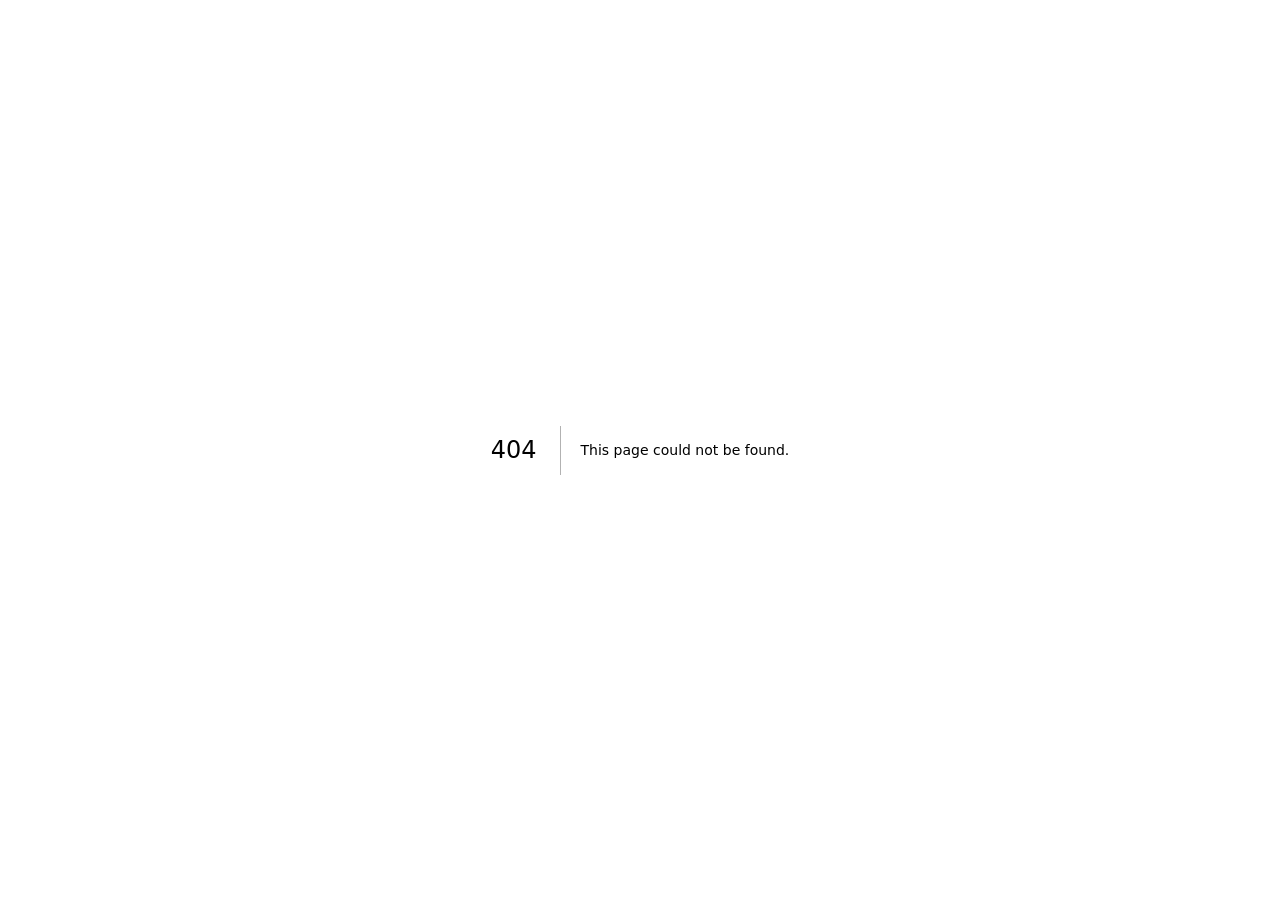
<file: 404/index.html>
<!DOCTYPE html><!--TsoTuTtYFh3nFZsixWA5E--><html lang="pt-BR" class="__variable_f367f3 __variable_0a80b4"><head><meta charSet="utf-8"/><meta name="viewport" content="width=device-width, initial-scale=1, maximum-scale=1"/><link rel="stylesheet" href="/_next/static/css/2c23975d0e4af594.css" data-precedence="next"/><link rel="preload" as="script" fetchPriority="low" href="/_next/static/chunks/webpack-c38ad8410cd3a7d2.js"/><script src="/_next/static/chunks/4bd1b696-21f374d1156f834a.js" async=""></script><script src="/_next/static/chunks/255-52d3039f66c2fc57.js" async=""></script><script src="/_next/static/chunks/main-app-01cf4a5a248a770d.js" async=""></script><meta name="robots" content="noindex"/><title>404: This page could not be found.</title><meta name="theme-color" content="#f43f5e"/><title>Estilo | Seu Guia Diário</title><meta name="description" content="Portal diário de dicas de maquiagem, beleza, moda e autocuidado com IA."/><link rel="manifest" href="/manifest.json"/><meta name="mobile-web-app-capable" content="yes"/><meta name="apple-mobile-web-app-title" content="Estilo"/><meta name="apple-mobile-web-app-status-bar-style" content="default"/><script src="/_next/static/chunks/polyfills-42372ed130431b0a.js" noModule=""></script></head><body class="bg-stone-50 font-sans text-stone-900 antialiased"><div hidden=""><!--$--><!--/$--></div><div style="font-family:system-ui,&quot;Segoe UI&quot;,Roboto,Helvetica,Arial,sans-serif,&quot;Apple Color Emoji&quot;,&quot;Segoe UI Emoji&quot;;height:100vh;text-align:center;display:flex;flex-direction:column;align-items:center;justify-content:center"><div><style>body{color:#000;background:#fff;margin:0}.next-error-h1{border-right:1px solid rgba(0,0,0,.3)}@media (prefers-color-scheme:dark){body{color:#fff;background:#000}.next-error-h1{border-right:1px solid rgba(255,255,255,.3)}}</style><h1 class="next-error-h1" style="display:inline-block;margin:0 20px 0 0;padding:0 23px 0 0;font-size:24px;font-weight:500;vertical-align:top;line-height:49px">404</h1><div style="display:inline-block"><h2 style="font-size:14px;font-weight:400;line-height:49px;margin:0">This page could not be found.</h2></div></div></div><!--$--><!--/$--><script src="/_next/static/chunks/webpack-c38ad8410cd3a7d2.js" id="_R_" async=""></script><script>(self.__next_f=self.__next_f||[]).push([0])</script><script>self.__next_f.push([1,"1:\"$Sreact.fragment\"\n2:I[9766,[],\"\"]\n3:I[8924,[],\"\"]\n4:I[4431,[],\"OutletBoundary\"]\n6:I[5278,[],\"AsyncMetadataOutlet\"]\n8:I[4431,[],\"ViewportBoundary\"]\na:I[4431,[],\"MetadataBoundary\"]\nb:\"$Sreact.suspense\"\nd:I[7150,[],\"\"]\n:HL[\"/_next/static/css/2c23975d0e4af594.css\",\"style\"]\n"])</script><script>self.__next_f.push([1,"0:{\"P\":null,\"b\":\"TsoTuTtYFh3nFZsixWA5E\",\"p\":\"\",\"c\":[\"\",\"_not-found\",\"\"],\"i\":false,\"f\":[[[\"\",{\"children\":[\"/_not-found\",{\"children\":[\"__PAGE__\",{}]}]},\"$undefined\",\"$undefined\",true],[\"\",[\"$\",\"$1\",\"c\",{\"children\":[[[\"$\",\"link\",\"0\",{\"rel\":\"stylesheet\",\"href\":\"/_next/static/css/2c23975d0e4af594.css\",\"precedence\":\"next\",\"crossOrigin\":\"$undefined\",\"nonce\":\"$undefined\"}]],[\"$\",\"html\",null,{\"lang\":\"pt-BR\",\"className\":\"__variable_f367f3 __variable_0a80b4\",\"children\":[\"$\",\"body\",null,{\"className\":\"bg-stone-50 font-sans text-stone-900 antialiased\",\"suppressHydrationWarning\":true,\"children\":[\"$\",\"$L2\",null,{\"parallelRouterKey\":\"children\",\"error\":\"$undefined\",\"errorStyles\":\"$undefined\",\"errorScripts\":\"$undefined\",\"template\":[\"$\",\"$L3\",null,{}],\"templateStyles\":\"$undefined\",\"templateScripts\":\"$undefined\",\"notFound\":\"$undefined\",\"forbidden\":\"$undefined\",\"unauthorized\":\"$undefined\"}]}]}]]}],{\"children\":[\"/_not-found\",[\"$\",\"$1\",\"c\",{\"children\":[null,[\"$\",\"$L2\",null,{\"parallelRouterKey\":\"children\",\"error\":\"$undefined\",\"errorStyles\":\"$undefined\",\"errorScripts\":\"$undefined\",\"template\":[\"$\",\"$L3\",null,{}],\"templateStyles\":\"$undefined\",\"templateScripts\":\"$undefined\",\"notFound\":\"$undefined\",\"forbidden\":\"$undefined\",\"unauthorized\":\"$undefined\"}]]}],{\"children\":[\"__PAGE__\",[\"$\",\"$1\",\"c\",{\"children\":[[[\"$\",\"title\",null,{\"children\":\"404: This page could not be found.\"}],[\"$\",\"div\",null,{\"style\":{\"fontFamily\":\"system-ui,\\\"Segoe UI\\\",Roboto,Helvetica,Arial,sans-serif,\\\"Apple Color Emoji\\\",\\\"Segoe UI Emoji\\\"\",\"height\":\"100vh\",\"textAlign\":\"center\",\"display\":\"flex\",\"flexDirection\":\"column\",\"alignItems\":\"center\",\"justifyContent\":\"center\"},\"children\":[\"$\",\"div\",null,{\"children\":[[\"$\",\"style\",null,{\"dangerouslySetInnerHTML\":{\"__html\":\"body{color:#000;background:#fff;margin:0}.next-error-h1{border-right:1px solid rgba(0,0,0,.3)}@media (prefers-color-scheme:dark){body{color:#fff;background:#000}.next-error-h1{border-right:1px solid rgba(255,255,255,.3)}}\"}}],[\"$\",\"h1\",null,{\"className\":\"next-error-h1\",\"style\":{\"display\":\"inline-block\",\"margin\":\"0 20px 0 0\",\"padding\":\"0 23px 0 0\",\"fontSize\":24,\"fontWeight\":500,\"verticalAlign\":\"top\",\"lineHeight\":\"49px\"},\"children\":404}],[\"$\",\"div\",null,{\"style\":{\"display\":\"inline-block\"},\"children\":[\"$\",\"h2\",null,{\"style\":{\"fontSize\":14,\"fontWeight\":400,\"lineHeight\":\"49px\",\"margin\":0},\"children\":\"This page could not be found.\"}]}]]}]}]],null,[\"$\",\"$L4\",null,{\"children\":[\"$L5\",[\"$\",\"$L6\",null,{\"promise\":\"$@7\"}]]}]]}],{},null,false]},null,false]},null,false],[\"$\",\"$1\",\"h\",{\"children\":[[\"$\",\"meta\",null,{\"name\":\"robots\",\"content\":\"noindex\"}],[[\"$\",\"$L8\",null,{\"children\":\"$L9\"}],null],[\"$\",\"$La\",null,{\"children\":[\"$\",\"div\",null,{\"hidden\":true,\"children\":[\"$\",\"$b\",null,{\"fallback\":null,\"children\":\"$Lc\"}]}]}]]}],false]],\"m\":\"$undefined\",\"G\":[\"$d\",[]],\"s\":false,\"S\":true}\n"])</script><script>self.__next_f.push([1,"9:[[\"$\",\"meta\",\"0\",{\"charSet\":\"utf-8\"}],[\"$\",\"meta\",\"1\",{\"name\":\"viewport\",\"content\":\"width=device-width, initial-scale=1, maximum-scale=1\"}],[\"$\",\"meta\",\"2\",{\"name\":\"theme-color\",\"content\":\"#f43f5e\"}]]\n5:null\n"])</script><script>self.__next_f.push([1,"7:{\"metadata\":[[\"$\",\"title\",\"0\",{\"children\":\"Estilo | Seu Guia Diário\"}],[\"$\",\"meta\",\"1\",{\"name\":\"description\",\"content\":\"Portal diário de dicas de maquiagem, beleza, moda e autocuidado com IA.\"}],[\"$\",\"link\",\"2\",{\"rel\":\"manifest\",\"href\":\"/manifest.json\",\"crossOrigin\":\"$undefined\"}],[\"$\",\"meta\",\"3\",{\"name\":\"mobile-web-app-capable\",\"content\":\"yes\"}],[\"$\",\"meta\",\"4\",{\"name\":\"apple-mobile-web-app-title\",\"content\":\"Estilo\"}],[\"$\",\"meta\",\"5\",{\"name\":\"apple-mobile-web-app-status-bar-style\",\"content\":\"default\"}]],\"error\":null,\"digest\":\"$undefined\"}\n"])</script><script>self.__next_f.push([1,"c:\"$7:metadata\"\n"])</script></body></html>
</file>
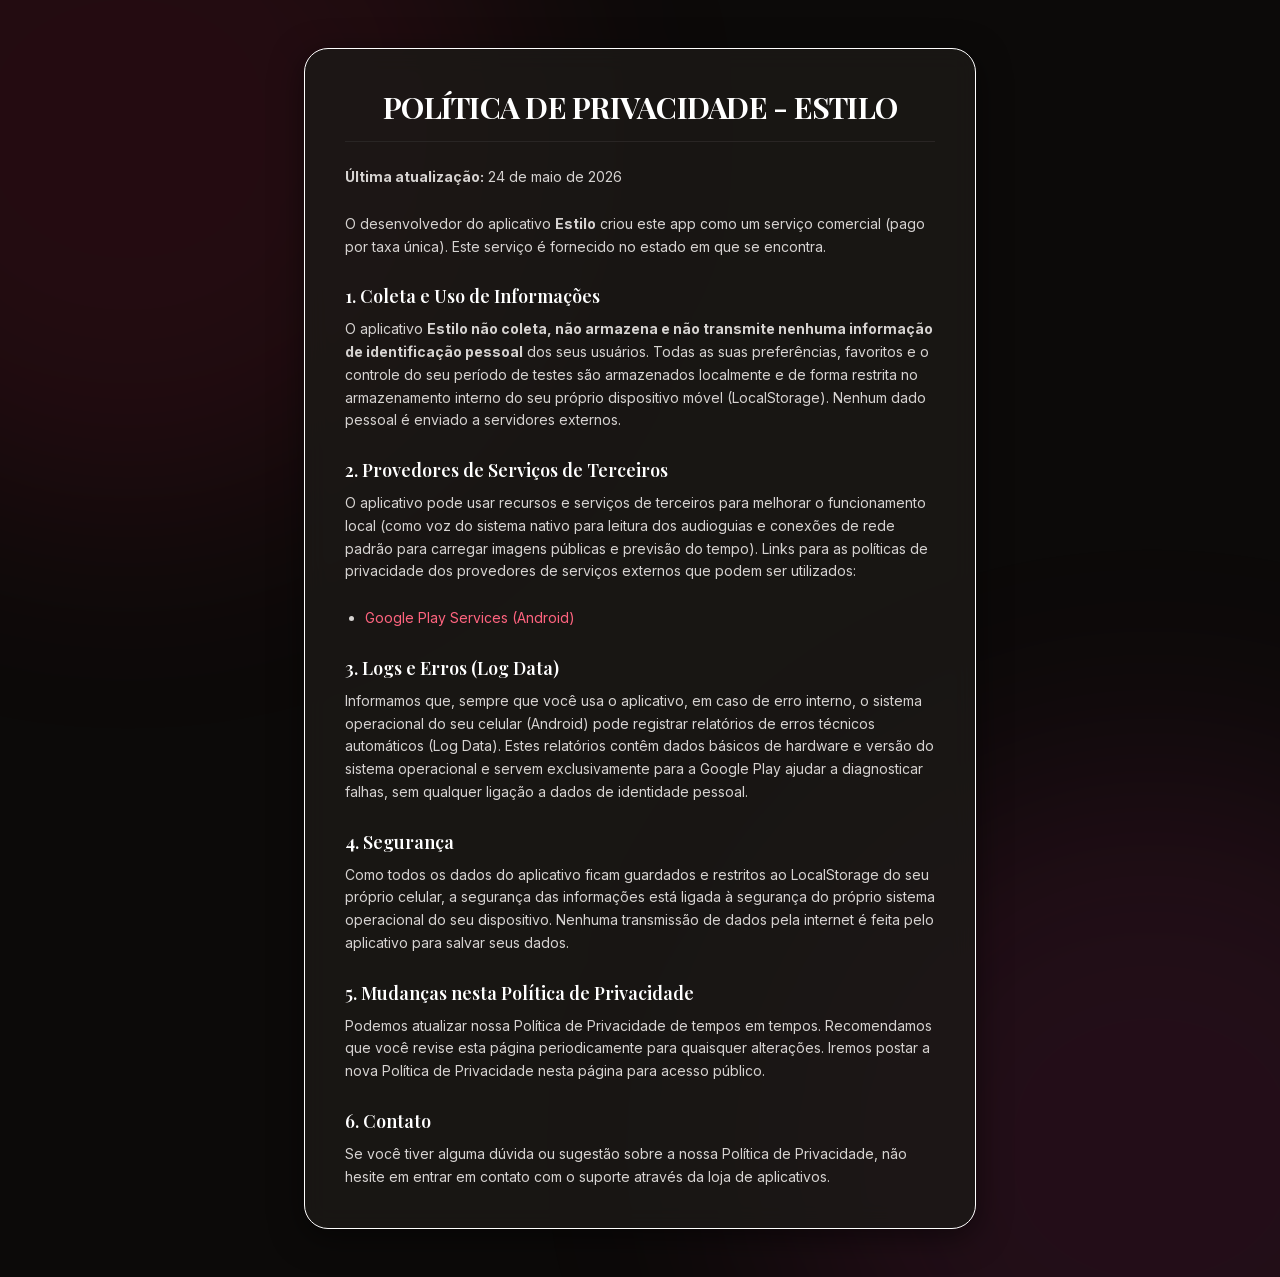
<file: politica-de-privacidade/index.html>
<!DOCTYPE html><!--TsoTuTtYFh3nFZsixWA5E--><html lang="pt-BR" class="__variable_f367f3 __variable_0a80b4"><head><meta charSet="utf-8"/><meta name="viewport" content="width=device-width, initial-scale=1, maximum-scale=1"/><link rel="stylesheet" href="/_next/static/css/2c23975d0e4af594.css" data-precedence="next"/><link rel="preload" as="script" fetchPriority="low" href="/_next/static/chunks/webpack-c38ad8410cd3a7d2.js"/><script src="/_next/static/chunks/4bd1b696-21f374d1156f834a.js" async=""></script><script src="/_next/static/chunks/255-52d3039f66c2fc57.js" async=""></script><script src="/_next/static/chunks/main-app-01cf4a5a248a770d.js" async=""></script><script src="/_next/static/chunks/app/politica-de-privacidade/page-f168f70f262c3b47.js" async=""></script><meta name="theme-color" content="#f43f5e"/><title>Estilo | Seu Guia Diário</title><meta name="description" content="Portal diário de dicas de maquiagem, beleza, moda e autocuidado com IA."/><link rel="manifest" href="/manifest.json"/><meta name="mobile-web-app-capable" content="yes"/><meta name="apple-mobile-web-app-title" content="Estilo"/><meta name="apple-mobile-web-app-status-bar-style" content="default"/><script src="/_next/static/chunks/polyfills-42372ed130431b0a.js" noModule=""></script></head><body class="bg-stone-50 font-sans text-stone-900 antialiased"><div hidden=""><!--$--><!--/$--></div><div class="min-h-screen bg-stone-950 text-white flex flex-col justify-center items-center px-6 py-12 relative overflow-hidden"><div class="absolute top-[-20%] left-[-20%] w-[60%] aspect-square rounded-full bg-rose-500/10 blur-[120px] pointer-events-none"></div><div class="absolute bottom-[-20%] right-[-20%] w-[60%] aspect-square rounded-full bg-pink-500/10 blur-[120px] pointer-events-none"></div><div class="relative z-10 w-full max-w-2xl bg-stone-900/80 backdrop-blur-md border border-stone-850 rounded-3xl p-8 md:p-10 shadow-[0_8px_32px_rgba(0,0,0,0.5)]"><h1 class="font-serif text-3xl font-bold tracking-tight mb-6 text-white uppercase text-center border-b border-stone-800 pb-4">Política de Privacidade - Estilo</h1><div class="space-y-6 text-stone-300 text-sm leading-relaxed"><p><strong>Última atualização:</strong> 24 de maio de 2026</p><p>O desenvolvedor do aplicativo <strong>Estilo</strong> criou este app como um serviço comercial (pago por taxa única). Este serviço é fornecido no estado em que se encontra.</p><h2 class="text-white font-serif text-lg font-semibold mt-6 mb-2">1. Coleta e Uso de Informações</h2><p>O aplicativo <strong>Estilo não coleta, não armazena e não transmite nenhuma informação de identificação pessoal</strong> dos seus usuários. Todas as suas preferências, favoritos e o controle do seu período de testes são armazenados localmente e de forma restrita no armazenamento interno do seu próprio dispositivo móvel (LocalStorage). Nenhum dado pessoal é enviado a servidores externos.</p><h2 class="text-white font-serif text-lg font-semibold mt-6 mb-2">2. Provedores de Serviços de Terceiros</h2><p>O aplicativo pode usar recursos e serviços de terceiros para melhorar o funcionamento local (como voz do sistema nativo para leitura dos audioguias e conexões de rede padrão para carregar imagens públicas e previsão do tempo). Links para as políticas de privacidade dos provedores de serviços externos que podem ser utilizados:</p><ul class="list-disc pl-5 space-y-1"><li><a href="https://policies.google.com/privacy" target="_blank" rel="noopener noreferrer" class="text-rose-400 hover:underline">Google Play Services (Android)</a></li></ul><h2 class="text-white font-serif text-lg font-semibold mt-6 mb-2">3. Logs e Erros (Log Data)</h2><p>Informamos que, sempre que você usa o aplicativo, em caso de erro interno, o sistema operacional do seu celular (Android) pode registrar relatórios de erros técnicos automáticos (Log Data). Estes relatórios contêm dados básicos de hardware e versão do sistema operacional e servem exclusivamente para a Google Play ajudar a diagnosticar falhas, sem qualquer ligação a dados de identidade pessoal.</p><h2 class="text-white font-serif text-lg font-semibold mt-6 mb-2">4. Segurança</h2><p>Como todos os dados do aplicativo ficam guardados e restritos ao LocalStorage do seu próprio celular, a segurança das informações está ligada à segurança do próprio sistema operacional do seu dispositivo. Nenhuma transmissão de dados pela internet é feita pelo aplicativo para salvar seus dados.</p><h2 class="text-white font-serif text-lg font-semibold mt-6 mb-2">5. Mudanças nesta Política de Privacidade</h2><p>Podemos atualizar nossa Política de Privacidade de tempos em tempos. Recomendamos que você revise esta página periodicamente para quaisquer alterações. Iremos postar a nova Política de Privacidade nesta página para acesso público.</p><h2 class="text-white font-serif text-lg font-semibold mt-6 mb-2">6. Contato</h2><p>Se você tiver alguma dúvida ou sugestão sobre a nossa Política de Privacidade, não hesite em entrar em contato com o suporte através da loja de aplicativos.</p></div></div></div><!--$--><!--/$--><script src="/_next/static/chunks/webpack-c38ad8410cd3a7d2.js" id="_R_" async=""></script><script>(self.__next_f=self.__next_f||[]).push([0])</script><script>self.__next_f.push([1,"1:\"$Sreact.fragment\"\n2:I[9766,[],\"\"]\n3:I[8924,[],\"\"]\n4:I[1959,[],\"ClientPageRoot\"]\n5:I[8399,[\"55\",\"static/chunks/app/politica-de-privacidade/page-f168f70f262c3b47.js\"],\"default\"]\n8:I[4431,[],\"OutletBoundary\"]\na:I[5278,[],\"AsyncMetadataOutlet\"]\nc:I[4431,[],\"ViewportBoundary\"]\ne:I[4431,[],\"MetadataBoundary\"]\nf:\"$Sreact.suspense\"\n11:I[7150,[],\"\"]\n:HL[\"/_next/static/css/2c23975d0e4af594.css\",\"style\"]\n"])</script><script>self.__next_f.push([1,"0:{\"P\":null,\"b\":\"TsoTuTtYFh3nFZsixWA5E\",\"p\":\"\",\"c\":[\"\",\"politica-de-privacidade\",\"\"],\"i\":false,\"f\":[[[\"\",{\"children\":[\"politica-de-privacidade\",{\"children\":[\"__PAGE__\",{}]}]},\"$undefined\",\"$undefined\",true],[\"\",[\"$\",\"$1\",\"c\",{\"children\":[[[\"$\",\"link\",\"0\",{\"rel\":\"stylesheet\",\"href\":\"/_next/static/css/2c23975d0e4af594.css\",\"precedence\":\"next\",\"crossOrigin\":\"$undefined\",\"nonce\":\"$undefined\"}]],[\"$\",\"html\",null,{\"lang\":\"pt-BR\",\"className\":\"__variable_f367f3 __variable_0a80b4\",\"children\":[\"$\",\"body\",null,{\"className\":\"bg-stone-50 font-sans text-stone-900 antialiased\",\"suppressHydrationWarning\":true,\"children\":[\"$\",\"$L2\",null,{\"parallelRouterKey\":\"children\",\"error\":\"$undefined\",\"errorStyles\":\"$undefined\",\"errorScripts\":\"$undefined\",\"template\":[\"$\",\"$L3\",null,{}],\"templateStyles\":\"$undefined\",\"templateScripts\":\"$undefined\",\"notFound\":[[[\"$\",\"title\",null,{\"children\":\"404: This page could not be found.\"}],[\"$\",\"div\",null,{\"style\":{\"fontFamily\":\"system-ui,\\\"Segoe UI\\\",Roboto,Helvetica,Arial,sans-serif,\\\"Apple Color Emoji\\\",\\\"Segoe UI Emoji\\\"\",\"height\":\"100vh\",\"textAlign\":\"center\",\"display\":\"flex\",\"flexDirection\":\"column\",\"alignItems\":\"center\",\"justifyContent\":\"center\"},\"children\":[\"$\",\"div\",null,{\"children\":[[\"$\",\"style\",null,{\"dangerouslySetInnerHTML\":{\"__html\":\"body{color:#000;background:#fff;margin:0}.next-error-h1{border-right:1px solid rgba(0,0,0,.3)}@media (prefers-color-scheme:dark){body{color:#fff;background:#000}.next-error-h1{border-right:1px solid rgba(255,255,255,.3)}}\"}}],[\"$\",\"h1\",null,{\"className\":\"next-error-h1\",\"style\":{\"display\":\"inline-block\",\"margin\":\"0 20px 0 0\",\"padding\":\"0 23px 0 0\",\"fontSize\":24,\"fontWeight\":500,\"verticalAlign\":\"top\",\"lineHeight\":\"49px\"},\"children\":404}],[\"$\",\"div\",null,{\"style\":{\"display\":\"inline-block\"},\"children\":[\"$\",\"h2\",null,{\"style\":{\"fontSize\":14,\"fontWeight\":400,\"lineHeight\":\"49px\",\"margin\":0},\"children\":\"This page could not be found.\"}]}]]}]}]],[]],\"forbidden\":\"$undefined\",\"unauthorized\":\"$undefined\"}]}]}]]}],{\"children\":[\"politica-de-privacidade\",[\"$\",\"$1\",\"c\",{\"children\":[null,[\"$\",\"$L2\",null,{\"parallelRouterKey\":\"children\",\"error\":\"$undefined\",\"errorStyles\":\"$undefined\",\"errorScripts\":\"$undefined\",\"template\":[\"$\",\"$L3\",null,{}],\"templateStyles\":\"$undefined\",\"templateScripts\":\"$undefined\",\"notFound\":\"$undefined\",\"forbidden\":\"$undefined\",\"unauthorized\":\"$undefined\"}]]}],{\"children\":[\"__PAGE__\",[\"$\",\"$1\",\"c\",{\"children\":[[\"$\",\"$L4\",null,{\"Component\":\"$5\",\"searchParams\":{},\"params\":{},\"promises\":[\"$@6\",\"$@7\"]}],null,[\"$\",\"$L8\",null,{\"children\":[\"$L9\",[\"$\",\"$La\",null,{\"promise\":\"$@b\"}]]}]]}],{},null,false]},null,false]},null,false],[\"$\",\"$1\",\"h\",{\"children\":[null,[[\"$\",\"$Lc\",null,{\"children\":\"$Ld\"}],null],[\"$\",\"$Le\",null,{\"children\":[\"$\",\"div\",null,{\"hidden\":true,\"children\":[\"$\",\"$f\",null,{\"fallback\":null,\"children\":\"$L10\"}]}]}]]}],false]],\"m\":\"$undefined\",\"G\":[\"$11\",[]],\"s\":false,\"S\":true}\n"])</script><script>self.__next_f.push([1,"6:{}\n7:\"$0:f:0:1:2:children:2:children:1:props:children:0:props:params\"\n"])</script><script>self.__next_f.push([1,"d:[[\"$\",\"meta\",\"0\",{\"charSet\":\"utf-8\"}],[\"$\",\"meta\",\"1\",{\"name\":\"viewport\",\"content\":\"width=device-width, initial-scale=1, maximum-scale=1\"}],[\"$\",\"meta\",\"2\",{\"name\":\"theme-color\",\"content\":\"#f43f5e\"}]]\n9:null\n"])</script><script>self.__next_f.push([1,"b:{\"metadata\":[[\"$\",\"title\",\"0\",{\"children\":\"Estilo | Seu Guia Diário\"}],[\"$\",\"meta\",\"1\",{\"name\":\"description\",\"content\":\"Portal diário de dicas de maquiagem, beleza, moda e autocuidado com IA.\"}],[\"$\",\"link\",\"2\",{\"rel\":\"manifest\",\"href\":\"/manifest.json\",\"crossOrigin\":\"$undefined\"}],[\"$\",\"meta\",\"3\",{\"name\":\"mobile-web-app-capable\",\"content\":\"yes\"}],[\"$\",\"meta\",\"4\",{\"name\":\"apple-mobile-web-app-title\",\"content\":\"Estilo\"}],[\"$\",\"meta\",\"5\",{\"name\":\"apple-mobile-web-app-status-bar-style\",\"content\":\"default\"}]],\"error\":null,\"digest\":\"$undefined\"}\n"])</script><script>self.__next_f.push([1,"10:\"$b:metadata\"\n"])</script></body></html>
</file>
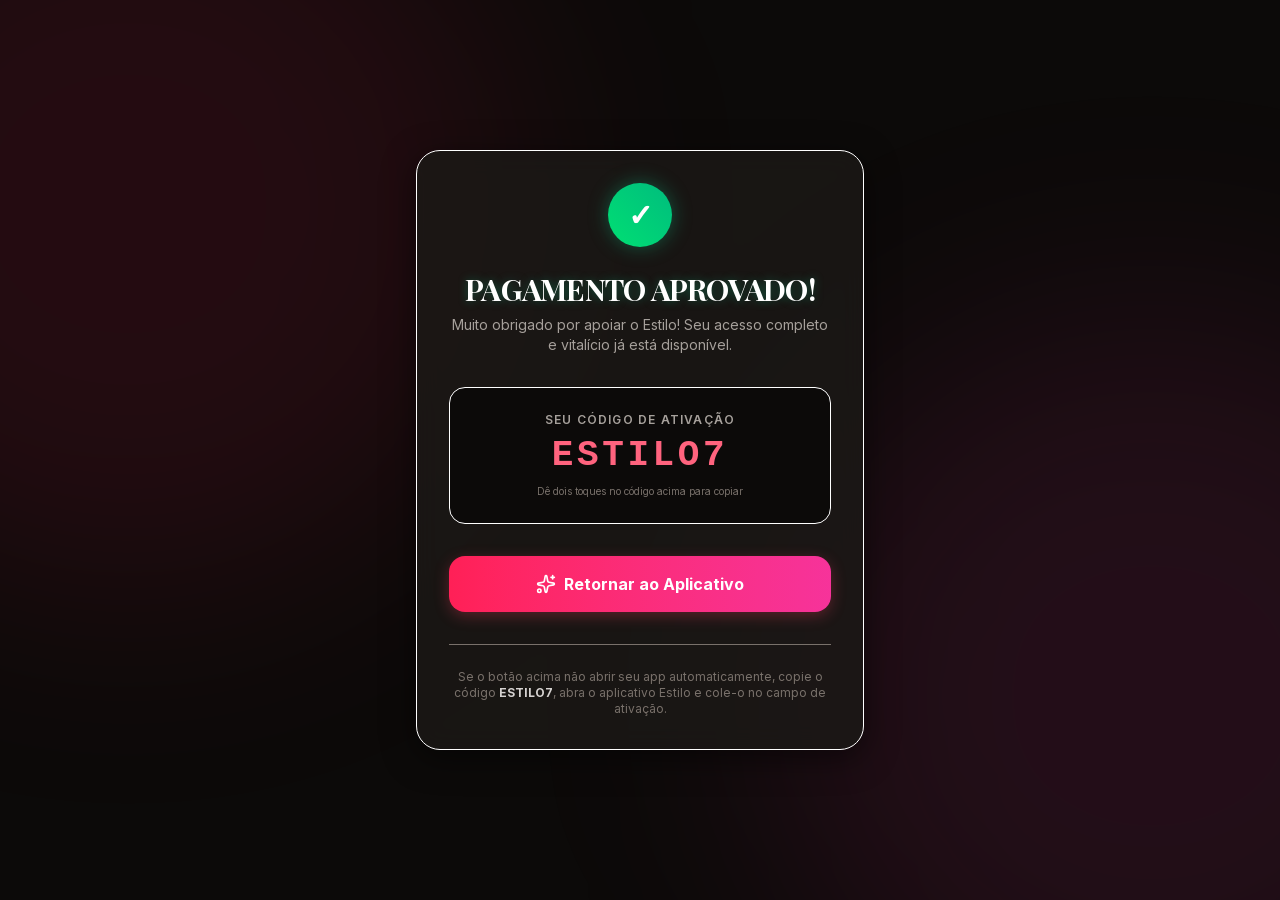
<file: success/index.html>
<!DOCTYPE html><!--TsoTuTtYFh3nFZsixWA5E--><html lang="pt-BR" class="__variable_f367f3 __variable_0a80b4"><head><meta charSet="utf-8"/><meta name="viewport" content="width=device-width, initial-scale=1, maximum-scale=1"/><link rel="stylesheet" href="/_next/static/css/2c23975d0e4af594.css" data-precedence="next"/><link rel="preload" as="script" fetchPriority="low" href="/_next/static/chunks/webpack-c38ad8410cd3a7d2.js"/><script src="/_next/static/chunks/4bd1b696-21f374d1156f834a.js" async=""></script><script src="/_next/static/chunks/255-52d3039f66c2fc57.js" async=""></script><script src="/_next/static/chunks/main-app-01cf4a5a248a770d.js" async=""></script><script src="/_next/static/chunks/app/success/page-ef75e13ab0fd975e.js" async=""></script><meta name="theme-color" content="#f43f5e"/><title>Estilo | Seu Guia Diário</title><meta name="description" content="Portal diário de dicas de maquiagem, beleza, moda e autocuidado com IA."/><link rel="manifest" href="/manifest.json"/><meta name="mobile-web-app-capable" content="yes"/><meta name="apple-mobile-web-app-title" content="Estilo"/><meta name="apple-mobile-web-app-status-bar-style" content="default"/><script src="/_next/static/chunks/polyfills-42372ed130431b0a.js" noModule=""></script></head><body class="bg-stone-50 font-sans text-stone-900 antialiased"><div hidden=""><!--$--><!--/$--></div><div class="min-h-screen bg-stone-950 text-white flex flex-col justify-center items-center px-6 py-12 relative overflow-hidden"><div class="absolute top-[-20%] left-[-20%] w-[60%] aspect-square rounded-full bg-rose-500/10 blur-[120px] pointer-events-none"></div><div class="absolute bottom-[-20%] right-[-20%] w-[60%] aspect-square rounded-full bg-pink-500/10 blur-[120px] pointer-events-none"></div><div class="relative z-10 w-full max-w-md bg-stone-900/80 backdrop-blur-md border border-stone-850 rounded-3xl p-8 shadow-[0_8px_32px_rgba(0,0,0,0.5)] flex flex-col items-center text-center"><div class="w-16 h-16 bg-gradient-to-tr from-green-400 to-emerald-500 rounded-full flex items-center justify-center mb-6 shadow-[0_0_20px_rgba(16,185,129,0.4)]"><span class="text-white text-3xl font-bold">✓</span></div><h2 class="font-serif text-3xl font-bold tracking-tight mb-2 uppercase" style="text-shadow:0 0 10px rgba(16, 185, 129, 0.4)">Pagamento Aprovado!</h2><p class="text-stone-400 text-sm mb-8">Muito obrigado por apoiar o Estilo! Seu acesso completo e vitalício já está disponível.</p><div class="w-full bg-stone-950 border border-stone-850 rounded-2xl p-6 mb-8 flex flex-col items-center"><p class="text-stone-400 text-xs uppercase tracking-widest mb-2 font-semibold">Seu Código de Ativação</p><p class="text-rose-400 text-4xl font-mono font-bold tracking-widest select-all">ESTILO7</p><p class="text-stone-500 text-[10px] mt-2">Dê dois toques no código acima para copiar</p></div><a href="make-ia://success" class="w-full bg-gradient-to-r from-rose-500 to-pink-500 text-white font-bold py-4 rounded-2xl shadow-[0_4px_15px_rgba(244,63,94,0.3)] hover:scale-[1.02] active:scale-95 transition-all text-center mb-4 flex items-center justify-center gap-2"><svg xmlns="http://www.w3.org/2000/svg" width="24" height="24" viewBox="0 0 24 24" fill="none" stroke="currentColor" stroke-width="2" stroke-linecap="round" stroke-linejoin="round" class="lucide lucide-sparkles w-5 h-5 animate-pulse" aria-hidden="true"><path d="M11.017 2.814a1 1 0 0 1 1.966 0l1.051 5.558a2 2 0 0 0 1.594 1.594l5.558 1.051a1 1 0 0 1 0 1.966l-5.558 1.051a2 2 0 0 0-1.594 1.594l-1.051 5.558a1 1 0 0 1-1.966 0l-1.051-5.558a2 2 0 0 0-1.594-1.594l-5.558-1.051a1 1 0 0 1 0-1.966l5.558-1.051a2 2 0 0 0 1.594-1.594z"></path><path d="M20 2v4"></path><path d="M22 4h-4"></path><circle cx="4" cy="20" r="2"></circle></svg>Retornar ao Aplicativo</a><div class="w-full text-stone-500 text-xs space-y-2 mt-4 border-t border-stone-850 pt-6"><p>Se o botão acima não abrir seu app automaticamente, copie o código <strong class="text-stone-300">ESTILO7</strong>, abra o aplicativo Estilo e cole-o no campo de ativação.</p></div></div></div><!--$--><!--/$--><script src="/_next/static/chunks/webpack-c38ad8410cd3a7d2.js" id="_R_" async=""></script><script>(self.__next_f=self.__next_f||[]).push([0])</script><script>self.__next_f.push([1,"1:\"$Sreact.fragment\"\n2:I[9766,[],\"\"]\n3:I[8924,[],\"\"]\n4:I[1959,[],\"ClientPageRoot\"]\n5:I[2066,[\"582\",\"static/chunks/app/success/page-ef75e13ab0fd975e.js\"],\"default\"]\n8:I[4431,[],\"OutletBoundary\"]\na:I[5278,[],\"AsyncMetadataOutlet\"]\nc:I[4431,[],\"ViewportBoundary\"]\ne:I[4431,[],\"MetadataBoundary\"]\nf:\"$Sreact.suspense\"\n11:I[7150,[],\"\"]\n:HL[\"/_next/static/css/2c23975d0e4af594.css\",\"style\"]\n"])</script><script>self.__next_f.push([1,"0:{\"P\":null,\"b\":\"TsoTuTtYFh3nFZsixWA5E\",\"p\":\"\",\"c\":[\"\",\"success\",\"\"],\"i\":false,\"f\":[[[\"\",{\"children\":[\"success\",{\"children\":[\"__PAGE__\",{}]}]},\"$undefined\",\"$undefined\",true],[\"\",[\"$\",\"$1\",\"c\",{\"children\":[[[\"$\",\"link\",\"0\",{\"rel\":\"stylesheet\",\"href\":\"/_next/static/css/2c23975d0e4af594.css\",\"precedence\":\"next\",\"crossOrigin\":\"$undefined\",\"nonce\":\"$undefined\"}]],[\"$\",\"html\",null,{\"lang\":\"pt-BR\",\"className\":\"__variable_f367f3 __variable_0a80b4\",\"children\":[\"$\",\"body\",null,{\"className\":\"bg-stone-50 font-sans text-stone-900 antialiased\",\"suppressHydrationWarning\":true,\"children\":[\"$\",\"$L2\",null,{\"parallelRouterKey\":\"children\",\"error\":\"$undefined\",\"errorStyles\":\"$undefined\",\"errorScripts\":\"$undefined\",\"template\":[\"$\",\"$L3\",null,{}],\"templateStyles\":\"$undefined\",\"templateScripts\":\"$undefined\",\"notFound\":[[[\"$\",\"title\",null,{\"children\":\"404: This page could not be found.\"}],[\"$\",\"div\",null,{\"style\":{\"fontFamily\":\"system-ui,\\\"Segoe UI\\\",Roboto,Helvetica,Arial,sans-serif,\\\"Apple Color Emoji\\\",\\\"Segoe UI Emoji\\\"\",\"height\":\"100vh\",\"textAlign\":\"center\",\"display\":\"flex\",\"flexDirection\":\"column\",\"alignItems\":\"center\",\"justifyContent\":\"center\"},\"children\":[\"$\",\"div\",null,{\"children\":[[\"$\",\"style\",null,{\"dangerouslySetInnerHTML\":{\"__html\":\"body{color:#000;background:#fff;margin:0}.next-error-h1{border-right:1px solid rgba(0,0,0,.3)}@media (prefers-color-scheme:dark){body{color:#fff;background:#000}.next-error-h1{border-right:1px solid rgba(255,255,255,.3)}}\"}}],[\"$\",\"h1\",null,{\"className\":\"next-error-h1\",\"style\":{\"display\":\"inline-block\",\"margin\":\"0 20px 0 0\",\"padding\":\"0 23px 0 0\",\"fontSize\":24,\"fontWeight\":500,\"verticalAlign\":\"top\",\"lineHeight\":\"49px\"},\"children\":404}],[\"$\",\"div\",null,{\"style\":{\"display\":\"inline-block\"},\"children\":[\"$\",\"h2\",null,{\"style\":{\"fontSize\":14,\"fontWeight\":400,\"lineHeight\":\"49px\",\"margin\":0},\"children\":\"This page could not be found.\"}]}]]}]}]],[]],\"forbidden\":\"$undefined\",\"unauthorized\":\"$undefined\"}]}]}]]}],{\"children\":[\"success\",[\"$\",\"$1\",\"c\",{\"children\":[null,[\"$\",\"$L2\",null,{\"parallelRouterKey\":\"children\",\"error\":\"$undefined\",\"errorStyles\":\"$undefined\",\"errorScripts\":\"$undefined\",\"template\":[\"$\",\"$L3\",null,{}],\"templateStyles\":\"$undefined\",\"templateScripts\":\"$undefined\",\"notFound\":\"$undefined\",\"forbidden\":\"$undefined\",\"unauthorized\":\"$undefined\"}]]}],{\"children\":[\"__PAGE__\",[\"$\",\"$1\",\"c\",{\"children\":[[\"$\",\"$L4\",null,{\"Component\":\"$5\",\"searchParams\":{},\"params\":{},\"promises\":[\"$@6\",\"$@7\"]}],null,[\"$\",\"$L8\",null,{\"children\":[\"$L9\",[\"$\",\"$La\",null,{\"promise\":\"$@b\"}]]}]]}],{},null,false]},null,false]},null,false],[\"$\",\"$1\",\"h\",{\"children\":[null,[[\"$\",\"$Lc\",null,{\"children\":\"$Ld\"}],null],[\"$\",\"$Le\",null,{\"children\":[\"$\",\"div\",null,{\"hidden\":true,\"children\":[\"$\",\"$f\",null,{\"fallback\":null,\"children\":\"$L10\"}]}]}]]}],false]],\"m\":\"$undefined\",\"G\":[\"$11\",[]],\"s\":false,\"S\":true}\n"])</script><script>self.__next_f.push([1,"6:{}\n7:\"$0:f:0:1:2:children:2:children:1:props:children:0:props:params\"\n"])</script><script>self.__next_f.push([1,"d:[[\"$\",\"meta\",\"0\",{\"charSet\":\"utf-8\"}],[\"$\",\"meta\",\"1\",{\"name\":\"viewport\",\"content\":\"width=device-width, initial-scale=1, maximum-scale=1\"}],[\"$\",\"meta\",\"2\",{\"name\":\"theme-color\",\"content\":\"#f43f5e\"}]]\n9:null\n"])</script><script>self.__next_f.push([1,"b:{\"metadata\":[[\"$\",\"title\",\"0\",{\"children\":\"Estilo | Seu Guia Diário\"}],[\"$\",\"meta\",\"1\",{\"name\":\"description\",\"content\":\"Portal diário de dicas de maquiagem, beleza, moda e autocuidado com IA.\"}],[\"$\",\"link\",\"2\",{\"rel\":\"manifest\",\"href\":\"/manifest.json\",\"crossOrigin\":\"$undefined\"}],[\"$\",\"meta\",\"3\",{\"name\":\"mobile-web-app-capable\",\"content\":\"yes\"}],[\"$\",\"meta\",\"4\",{\"name\":\"apple-mobile-web-app-title\",\"content\":\"Estilo\"}],[\"$\",\"meta\",\"5\",{\"name\":\"apple-mobile-web-app-status-bar-style\",\"content\":\"default\"}]],\"error\":null,\"digest\":\"$undefined\"}\n"])</script><script>self.__next_f.push([1,"10:\"$b:metadata\"\n"])</script></body></html>
</file>
<file: _next/static/css/2c23975d0e4af594.css>
@font-face{font-family:Inter;font-style:normal;font-weight:100 900;font-display:swap;src:url(/_next/static/media/ba9851c3c22cd980-s.woff2) format("woff2");unicode-range:u+0460-052f,u+1c80-1c8a,u+20b4,u+2de0-2dff,u+a640-a69f,u+fe2e-fe2f}@font-face{font-family:Inter;font-style:normal;font-weight:100 900;font-display:swap;src:url(/_next/static/media/21350d82a1f187e9-s.woff2) format("woff2");unicode-range:u+0301,u+0400-045f,u+0490-0491,u+04b0-04b1,u+2116}@font-face{font-family:Inter;font-style:normal;font-weight:100 900;font-display:swap;src:url(/_next/static/media/c5fe6dc8356a8c31-s.woff2) format("woff2");unicode-range:u+1f??}@font-face{font-family:Inter;font-style:normal;font-weight:100 900;font-display:swap;src:url(/_next/static/media/19cfc7226ec3afaa-s.woff2) format("woff2");unicode-range:u+0370-0377,u+037a-037f,u+0384-038a,u+038c,u+038e-03a1,u+03a3-03ff}@font-face{font-family:Inter;font-style:normal;font-weight:100 900;font-display:swap;src:url(/_next/static/media/df0a9ae256c0569c-s.woff2) format("woff2");unicode-range:u+0102-0103,u+0110-0111,u+0128-0129,u+0168-0169,u+01a0-01a1,u+01af-01b0,u+0300-0301,u+0303-0304,u+0308-0309,u+0323,u+0329,u+1ea0-1ef9,u+20ab}@font-face{font-family:Inter;font-style:normal;font-weight:100 900;font-display:swap;src:url(/_next/static/media/8e9860b6e62d6359-s.woff2) format("woff2");unicode-range:u+0100-02ba,u+02bd-02c5,u+02c7-02cc,u+02ce-02d7,u+02dd-02ff,u+0304,u+0308,u+0329,u+1d00-1dbf,u+1e00-1e9f,u+1ef2-1eff,u+2020,u+20a0-20ab,u+20ad-20c0,u+2113,u+2c60-2c7f,u+a720-a7ff}@font-face{font-family:Inter;font-style:normal;font-weight:100 900;font-display:swap;src:url(/_next/static/media/e4af272ccee01ff0-s.p.woff2) format("woff2");unicode-range:u+00??,u+0131,u+0152-0153,u+02bb-02bc,u+02c6,u+02da,u+02dc,u+0304,u+0308,u+0329,u+2000-206f,u+20ac,u+2122,u+2191,u+2193,u+2212,u+2215,u+feff,u+fffd}@font-face{font-family:Inter Fallback;src:local("Arial");ascent-override:90.44%;descent-override:22.52%;line-gap-override:0.00%;size-adjust:107.12%}.__className_f367f3{font-family:Inter,Inter Fallback;font-style:normal}.__variable_f367f3{--font-sans:"Inter","Inter Fallback"}@font-face{font-family:Playfair Display;font-style:normal;font-weight:400 900;font-display:swap;src:url(/_next/static/media/47f136985ef5b5cb-s.woff2) format("woff2");unicode-range:u+0301,u+0400-045f,u+0490-0491,u+04b0-04b1,u+2116}@font-face{font-family:Playfair Display;font-style:normal;font-weight:400 900;font-display:swap;src:url(/_next/static/media/4ead58c4dcc3f285-s.woff2) format("woff2");unicode-range:u+0102-0103,u+0110-0111,u+0128-0129,u+0168-0169,u+01a0-01a1,u+01af-01b0,u+0300-0301,u+0303-0304,u+0308-0309,u+0323,u+0329,u+1ea0-1ef9,u+20ab}@font-face{font-family:Playfair Display;font-style:normal;font-weight:400 900;font-display:swap;src:url(/_next/static/media/28a2004cf8372660-s.woff2) format("woff2");unicode-range:u+0100-02ba,u+02bd-02c5,u+02c7-02cc,u+02ce-02d7,u+02dd-02ff,u+0304,u+0308,u+0329,u+1d00-1dbf,u+1e00-1e9f,u+1ef2-1eff,u+2020,u+20a0-20ab,u+20ad-20c0,u+2113,u+2c60-2c7f,u+a720-a7ff}@font-face{font-family:Playfair Display;font-style:normal;font-weight:400 900;font-display:swap;src:url(/_next/static/media/eaead17c7dbfcd5d-s.p.woff2) format("woff2");unicode-range:u+00??,u+0131,u+0152-0153,u+02bb-02bc,u+02c6,u+02da,u+02dc,u+0304,u+0308,u+0329,u+2000-206f,u+20ac,u+2122,u+2191,u+2193,u+2212,u+2215,u+feff,u+fffd}@font-face{font-family:Playfair Display Fallback;src:local("Times New Roman");ascent-override:97.25%;descent-override:22.56%;line-gap-override:0.00%;size-adjust:111.26%}.__className_0a80b4{font-family:Playfair Display,Playfair Display Fallback;font-style:normal}.__variable_0a80b4{--font-serif:"Playfair Display","Playfair Display Fallback"}

/*! tailwindcss v4.1.11 | MIT License | https://tailwindcss.com */@layer properties{@supports ((-webkit-hyphens:none) and (not (margin-trim:inline))) or ((-moz-orient:inline) and (not (color:rgb(from red r g b)))){*,::backdrop,:after,:before{--tw-space-y-reverse:0;--tw-border-style:solid;--tw-gradient-position:initial;--tw-gradient-from:#0000;--tw-gradient-via:#0000;--tw-gradient-to:#0000;--tw-gradient-stops:initial;--tw-gradient-via-stops:initial;--tw-gradient-from-position:0%;--tw-gradient-via-position:50%;--tw-gradient-to-position:100%;--tw-leading:initial;--tw-font-weight:initial;--tw-tracking:initial;--tw-shadow:0 0 #0000;--tw-shadow-color:initial;--tw-shadow-alpha:100%;--tw-inset-shadow:0 0 #0000;--tw-inset-shadow-color:initial;--tw-inset-shadow-alpha:100%;--tw-ring-color:initial;--tw-ring-shadow:0 0 #0000;--tw-inset-ring-color:initial;--tw-inset-ring-shadow:0 0 #0000;--tw-ring-inset:initial;--tw-ring-offset-width:0px;--tw-ring-offset-color:#fff;--tw-ring-offset-shadow:0 0 #0000;--tw-blur:initial;--tw-brightness:initial;--tw-contrast:initial;--tw-grayscale:initial;--tw-hue-rotate:initial;--tw-invert:initial;--tw-opacity:initial;--tw-saturate:initial;--tw-sepia:initial;--tw-drop-shadow:initial;--tw-drop-shadow-color:initial;--tw-drop-shadow-alpha:100%;--tw-drop-shadow-size:initial;--tw-backdrop-blur:initial;--tw-backdrop-brightness:initial;--tw-backdrop-contrast:initial;--tw-backdrop-grayscale:initial;--tw-backdrop-hue-rotate:initial;--tw-backdrop-invert:initial;--tw-backdrop-opacity:initial;--tw-backdrop-saturate:initial;--tw-backdrop-sepia:initial;--tw-duration:initial;--tw-translate-x:0;--tw-translate-y:0;--tw-translate-z:0;--tw-scale-x:1;--tw-scale-y:1;--tw-scale-z:1}}}@layer theme{:host,:root{--font-sans:ui-sans-serif,system-ui,sans-serif,"Apple Color Emoji","Segoe UI Emoji","Segoe UI Symbol","Noto Color Emoji";--font-serif:ui-serif,Georgia,Cambria,"Times New Roman",Times,serif;--font-mono:ui-monospace,SFMono-Regular,Menlo,Monaco,Consolas,"Liberation Mono","Courier New",monospace;--color-amber-100:oklch(96.2% .059 95.617);--color-amber-700:oklch(55.5% .163 48.998);--color-yellow-200:oklch(94.5% .129 101.54);--color-yellow-800:oklch(47.6% .114 61.907);--color-green-400:oklch(79.2% .209 151.711);--color-emerald-100:oklch(95% .052 163.051);--color-emerald-500:oklch(69.6% .17 162.48);--color-emerald-700:oklch(50.8% .118 165.612);--color-indigo-100:oklch(93% .034 272.788);--color-indigo-700:oklch(45.7% .24 277.023);--color-pink-500:oklch(65.6% .241 354.308);--color-pink-600:oklch(59.2% .249 .584);--color-rose-50:oklch(96.9% .015 12.422);--color-rose-100:oklch(94.1% .03 12.58);--color-rose-200:oklch(89.2% .058 10.001);--color-rose-300:oklch(81% .117 11.638);--color-rose-400:oklch(71.2% .194 13.428);--color-rose-500:oklch(64.5% .246 16.439);--color-rose-600:oklch(58.6% .253 17.585);--color-rose-700:oklch(51.4% .222 16.935);--color-rose-900:oklch(41% .159 10.272);--color-rose-950:oklch(27.1% .105 12.094);--color-stone-50:oklch(98.5% .001 106.423);--color-stone-100:oklch(97% .001 106.424);--color-stone-200:oklch(92.3% .003 48.717);--color-stone-300:oklch(86.9% .005 56.366);--color-stone-400:oklch(70.9% .01 56.259);--color-stone-500:oklch(55.3% .013 58.071);--color-stone-600:oklch(44.4% .011 73.639);--color-stone-700:oklch(37.4% .01 67.558);--color-stone-800:oklch(26.8% .007 34.298);--color-stone-900:oklch(21.6% .006 56.043);--color-stone-950:oklch(14.7% .004 49.25);--color-black:#000;--color-white:#fff;--spacing:.25rem;--container-sm:24rem;--container-md:28rem;--container-2xl:42rem;--container-4xl:56rem;--text-xs:.75rem;--text-xs--line-height:calc(1/.75);--text-sm:.875rem;--text-sm--line-height:calc(1.25/.875);--text-base:1rem;--text-base--line-height:calc(1.5/1);--text-lg:1.125rem;--text-lg--line-height:calc(1.75/1.125);--text-xl:1.25rem;--text-xl--line-height:calc(1.75/1.25);--text-2xl:1.5rem;--text-2xl--line-height:calc(2/1.5);--text-3xl:1.875rem;--text-3xl--line-height:calc(2.25/1.875);--text-4xl:2.25rem;--text-4xl--line-height:calc(2.5/2.25);--text-5xl:3rem;--text-5xl--line-height:1;--text-6xl:3.75rem;--text-6xl--line-height:1;--text-7xl:4.5rem;--text-7xl--line-height:1;--font-weight-medium:500;--font-weight-semibold:600;--font-weight-bold:700;--tracking-tight:-.025em;--tracking-wide:.025em;--tracking-wider:.05em;--tracking-widest:.1em;--leading-tight:1.25;--leading-relaxed:1.625;--radius-sm:.25rem;--radius-xl:.75rem;--radius-2xl:1rem;--radius-3xl:1.5rem;--animate-spin:spin 1s linear infinite;--animate-pulse:pulse 2s cubic-bezier(.4,0,.6,1)infinite;--blur-sm:8px;--blur-md:12px;--aspect-video:16/9;--default-transition-duration:.15s;--default-transition-timing-function:cubic-bezier(.4,0,.2,1);--default-font-family:var(--font-sans);--default-mono-font-family:var(--font-mono)}}@layer base{*,::backdrop,:after,:before{box-sizing:border-box;border:0 solid;margin:0;padding:0}::file-selector-button{box-sizing:border-box;border:0 solid;margin:0;padding:0}:host,html{-webkit-text-size-adjust:100%;-moz-tab-size:4;-o-tab-size:4;tab-size:4;line-height:1.5;font-family:var(--default-font-family,ui-sans-serif,system-ui,sans-serif,"Apple Color Emoji","Segoe UI Emoji","Segoe UI Symbol","Noto Color Emoji");font-feature-settings:var(--default-font-feature-settings,normal);font-variation-settings:var(--default-font-variation-settings,normal);-webkit-tap-highlight-color:transparent}hr{height:0;color:inherit;border-top-width:1px}abbr:where([title]){-webkit-text-decoration:underline dotted;text-decoration:underline dotted}h1,h2,h3,h4,h5,h6{font-size:inherit;font-weight:inherit}a{color:inherit;-webkit-text-decoration:inherit;text-decoration:inherit}b,strong{font-weight:bolder}code,kbd,pre,samp{font-family:var(--default-mono-font-family,ui-monospace,SFMono-Regular,Menlo,Monaco,Consolas,"Liberation Mono","Courier New",monospace);font-feature-settings:var(--default-mono-font-feature-settings,normal);font-variation-settings:var(--default-mono-font-variation-settings,normal);font-size:1em}small{font-size:80%}sub,sup{vertical-align:baseline;font-size:75%;line-height:0;position:relative}sub{bottom:-.25em}sup{top:-.5em}table{text-indent:0;border-color:inherit;border-collapse:collapse}:-moz-focusring{outline:auto}progress{vertical-align:baseline}summary{display:list-item}menu,ol,ul{list-style:none}audio,canvas,embed,iframe,img,object,svg,video{vertical-align:middle;display:block}img,video{max-width:100%;height:auto}button,input,optgroup,select,textarea{font:inherit;font-feature-settings:inherit;font-variation-settings:inherit;letter-spacing:inherit;color:inherit;opacity:1;background-color:#0000;border-radius:0}::file-selector-button{font:inherit;font-feature-settings:inherit;font-variation-settings:inherit;letter-spacing:inherit;color:inherit;opacity:1;background-color:#0000;border-radius:0}:where(select:is([multiple],[size])) optgroup{font-weight:bolder}:where(select:is([multiple],[size])) optgroup option{padding-inline-start:20px}::file-selector-button{margin-inline-end:4px}::-moz-placeholder{opacity:1}::placeholder{opacity:1}@supports (not (-webkit-appearance:-apple-pay-button)) or (contain-intrinsic-size:1px){::-moz-placeholder{color:currentColor}::placeholder{color:currentColor}@supports (color:color-mix(in lab,red,red)){::-moz-placeholder{color:color-mix(in oklab,currentcolor 50%,transparent)}::placeholder{color:color-mix(in oklab,currentcolor 50%,transparent)}}}textarea{resize:vertical}::-webkit-search-decoration{-webkit-appearance:none}::-webkit-date-and-time-value{min-height:1lh;text-align:inherit}::-webkit-datetime-edit{display:inline-flex}::-webkit-datetime-edit-fields-wrapper{padding:0}::-webkit-datetime-edit,::-webkit-datetime-edit-year-field{padding-block:0}::-webkit-datetime-edit-day-field,::-webkit-datetime-edit-month-field{padding-block:0}::-webkit-datetime-edit-hour-field,::-webkit-datetime-edit-minute-field{padding-block:0}::-webkit-datetime-edit-millisecond-field,::-webkit-datetime-edit-second-field{padding-block:0}::-webkit-datetime-edit-meridiem-field{padding-block:0}:-moz-ui-invalid{box-shadow:none}button,input:where([type=button],[type=reset],[type=submit]){-webkit-appearance:button;-moz-appearance:button;appearance:button}::file-selector-button{-webkit-appearance:button;-moz-appearance:button;appearance:button}::-webkit-inner-spin-button,::-webkit-outer-spin-button{height:auto}[hidden]:where(:not([hidden=until-found])){display:none!important}}@layer components;@layer utilities{.pointer-events-none{pointer-events:none}.absolute{position:absolute}.fixed{position:fixed}.relative{position:relative}.static{position:static}.sticky{position:sticky}.-inset-\[100\%\]{inset:-100%}.inset-0{inset:calc(var(--spacing)*0)}.top-0{top:calc(var(--spacing)*0)}.top-2{top:calc(var(--spacing)*2)}.top-4{top:calc(var(--spacing)*4)}.top-\[-20\%\]{top:-20%}.top-\[0\.4rem\]{top:.4rem}.right-0{right:calc(var(--spacing)*0)}.right-4{right:calc(var(--spacing)*4)}.right-\[-20\%\]{right:-20%}.bottom-0{bottom:calc(var(--spacing)*0)}.bottom-3{bottom:calc(var(--spacing)*3)}.bottom-4{bottom:calc(var(--spacing)*4)}.bottom-20{bottom:calc(var(--spacing)*20)}.bottom-\[-20\%\]{bottom:-20%}.left-0{left:calc(var(--spacing)*0)}.left-2{left:calc(var(--spacing)*2)}.left-4{left:calc(var(--spacing)*4)}.left-\[-20\%\]{left:-20%}.left-\[0\.4rem\]{left:.4rem}.z-10{z-index:10}.z-20{z-index:20}.z-50{z-index:50}.z-\[45\]{z-index:45}.z-\[60\]{z-index:60}.z-\[70\]{z-index:70}.z-\[100\]{z-index:100}.-mx-4{margin-inline:calc(var(--spacing)*-4)}.mx-2{margin-inline:calc(var(--spacing)*2)}.mx-auto{margin-inline:auto}.my-2{margin-block:calc(var(--spacing)*2)}.mt-0\.5{margin-top:calc(var(--spacing)*.5)}.mt-1{margin-top:calc(var(--spacing)*1)}.mt-2{margin-top:calc(var(--spacing)*2)}.mt-4{margin-top:calc(var(--spacing)*4)}.mt-6{margin-top:calc(var(--spacing)*6)}.mt-8{margin-top:calc(var(--spacing)*8)}.mb-1{margin-bottom:calc(var(--spacing)*1)}.mb-2{margin-bottom:calc(var(--spacing)*2)}.mb-3{margin-bottom:calc(var(--spacing)*3)}.mb-4{margin-bottom:calc(var(--spacing)*4)}.mb-6{margin-bottom:calc(var(--spacing)*6)}.mb-8{margin-bottom:calc(var(--spacing)*8)}.mb-10{margin-bottom:calc(var(--spacing)*10)}.-ml-2{margin-left:calc(var(--spacing)*-2)}.block{display:block}.flex{display:flex}.grid{display:grid}.hidden{display:none}.inline{display:inline}.inline-block{display:inline-block}.aspect-\[4\/3\]{aspect-ratio:4/3}.aspect-\[4\/5\]{aspect-ratio:4/5}.aspect-\[21\/9\]{aspect-ratio:21/9}.aspect-square{aspect-ratio:1}.aspect-video{aspect-ratio:var(--aspect-video)}.h-4{height:calc(var(--spacing)*4)}.h-5{height:calc(var(--spacing)*5)}.h-6{height:calc(var(--spacing)*6)}.h-8{height:calc(var(--spacing)*8)}.h-10{height:calc(var(--spacing)*10)}.h-12{height:calc(var(--spacing)*12)}.h-16{height:calc(var(--spacing)*16)}.h-20{height:calc(var(--spacing)*20)}.h-\[1\.2rem\]{height:1.2rem}.h-\[5\.5rem\]{height:5.5rem}.h-full{height:100%}.h-px{height:1px}.max-h-\[300px\]{max-height:300px}.min-h-screen{min-height:100vh}.w-4{width:calc(var(--spacing)*4)}.w-5{width:calc(var(--spacing)*5)}.w-6{width:calc(var(--spacing)*6)}.w-8{width:calc(var(--spacing)*8)}.w-10{width:calc(var(--spacing)*10)}.w-12{width:calc(var(--spacing)*12)}.w-16{width:calc(var(--spacing)*16)}.w-20{width:calc(var(--spacing)*20)}.w-72{width:calc(var(--spacing)*72)}.w-\[0\.4rem\]{width:.4rem}.w-\[0\.35rem\]{width:.35rem}.w-\[60\%\]{width:60%}.w-full{width:100%}.max-w-2xl{max-width:var(--container-2xl)}.max-w-4xl{max-width:var(--container-4xl)}.max-w-\[300px\]{max-width:300px}.max-w-md{max-width:var(--container-md)}.max-w-sm{max-width:var(--container-sm)}.flex-1{flex:1}.shrink-0{flex-shrink:0}.scale-\[1\.02\]{scale:1.02}.rotate-\[-5deg\]{rotate:-5deg}.rotate-\[1deg\]{rotate:1deg}.animate-\[pulse_2s_ease-in-out_infinite\]{animation:pulse 2s ease-in-out infinite}.animate-\[spin_4s_linear_infinite\]{animation:spin 4s linear infinite}.animate-pulse{animation:var(--animate-pulse)}.cursor-pointer{cursor:pointer}.list-disc{list-style-type:disc}.grid-cols-1{grid-template-columns:repeat(1,minmax(0,1fr))}.grid-cols-4{grid-template-columns:repeat(4,minmax(0,1fr))}.flex-col{flex-direction:column}.flex-wrap{flex-wrap:wrap}.items-center{align-items:center}.items-start{align-items:flex-start}.justify-between{justify-content:space-between}.justify-center{justify-content:center}.justify-end{justify-content:flex-end}.gap-1{gap:calc(var(--spacing)*1)}.gap-1\.5{gap:calc(var(--spacing)*1.5)}.gap-2{gap:calc(var(--spacing)*2)}.gap-3{gap:calc(var(--spacing)*3)}.gap-4{gap:calc(var(--spacing)*4)}.gap-6{gap:calc(var(--spacing)*6)}.gap-8{gap:calc(var(--spacing)*8)}.gap-10{gap:calc(var(--spacing)*10)}:where(.space-y-1>:not(:last-child)){--tw-space-y-reverse:0;margin-block-start:calc(calc(var(--spacing)*1)*var(--tw-space-y-reverse));margin-block-end:calc(calc(var(--spacing)*1)*calc(1 - var(--tw-space-y-reverse)))}:where(.space-y-2>:not(:last-child)){--tw-space-y-reverse:0;margin-block-start:calc(calc(var(--spacing)*2)*var(--tw-space-y-reverse));margin-block-end:calc(calc(var(--spacing)*2)*calc(1 - var(--tw-space-y-reverse)))}:where(.space-y-4>:not(:last-child)){--tw-space-y-reverse:0;margin-block-start:calc(calc(var(--spacing)*4)*var(--tw-space-y-reverse));margin-block-end:calc(calc(var(--spacing)*4)*calc(1 - var(--tw-space-y-reverse)))}:where(.space-y-6>:not(:last-child)){--tw-space-y-reverse:0;margin-block-start:calc(calc(var(--spacing)*6)*var(--tw-space-y-reverse));margin-block-end:calc(calc(var(--spacing)*6)*calc(1 - var(--tw-space-y-reverse)))}.gap-x-4{-moz-column-gap:calc(var(--spacing)*4);column-gap:calc(var(--spacing)*4)}.gap-y-8{row-gap:calc(var(--spacing)*8)}.overflow-hidden{overflow:hidden}.overflow-visible{overflow:visible}.overflow-x-auto{overflow-x:auto}.rounded-2xl{border-radius:var(--radius-2xl)}.rounded-3xl{border-radius:var(--radius-3xl)}.rounded-\[2rem\]{border-radius:2rem}.rounded-full{border-radius:3.40282e+38px}.rounded-sm{border-radius:var(--radius-sm)}.rounded-xl{border-radius:var(--radius-xl)}.rounded-t-full{border-top-left-radius:3.40282e+38px;border-top-right-radius:3.40282e+38px}.rounded-b-xl{border-bottom-right-radius:var(--radius-xl)}.rounded-b-xl,.rounded-bl-xl{border-bottom-left-radius:var(--radius-xl)}.border{border-style:var(--tw-border-style);border-width:1px}.border-2{border-style:var(--tw-border-style);border-width:2px}.border-4{border-style:var(--tw-border-style);border-width:4px}.border-t{border-top-style:var(--tw-border-style);border-top-width:1px}.border-b{border-bottom-style:var(--tw-border-style);border-bottom-width:1px}.border-l{border-left-style:var(--tw-border-style);border-left-width:1px}.border-rose-100{border-color:var(--color-rose-100)}.border-rose-200{border-color:var(--color-rose-200)}.border-rose-500{border-color:var(--color-rose-500)}.border-rose-500\/20{border-color:#ff235733}@supports (color:color-mix(in lab,red,red)){.border-rose-500\/20{border-color:color-mix(in oklab,var(--color-rose-500)20%,transparent)}}.border-rose-900\/30{border-color:#8b08364d}@supports (color:color-mix(in lab,red,red)){.border-rose-900\/30{border-color:color-mix(in oklab,var(--color-rose-900)30%,transparent)}}.border-stone-100{border-color:var(--color-stone-100)}.border-stone-100\/80{border-color:#f5f5f4cc}@supports (color:color-mix(in lab,red,red)){.border-stone-100\/80{border-color:color-mix(in oklab,var(--color-stone-100)80%,transparent)}}.border-stone-200{border-color:var(--color-stone-200)}.border-stone-200\/50{border-color:#e7e5e480}@supports (color:color-mix(in lab,red,red)){.border-stone-200\/50{border-color:color-mix(in oklab,var(--color-stone-200)50%,transparent)}}.border-stone-700{border-color:var(--color-stone-700)}.border-stone-800{border-color:var(--color-stone-800)}.border-white{border-color:var(--color-white)}.border-white\/20{border-color:#fff3}@supports (color:color-mix(in lab,red,red)){.border-white\/20{border-color:color-mix(in oklab,var(--color-white)20%,transparent)}}.border-t-white{border-top-color:var(--color-white)}.bg-amber-100{background-color:var(--color-amber-100)}.bg-black\/60{background-color:#0009}@supports (color:color-mix(in lab,red,red)){.bg-black\/60{background-color:color-mix(in oklab,var(--color-black)60%,transparent)}}.bg-emerald-100{background-color:var(--color-emerald-100)}.bg-indigo-100{background-color:var(--color-indigo-100)}.bg-pink-500\/10{background-color:#f6339a1a}@supports (color:color-mix(in lab,red,red)){.bg-pink-500\/10{background-color:color-mix(in oklab,var(--color-pink-500)10%,transparent)}}.bg-rose-50{background-color:var(--color-rose-50)}.bg-rose-50\/50{background-color:#fff1f280}@supports (color:color-mix(in lab,red,red)){.bg-rose-50\/50{background-color:color-mix(in oklab,var(--color-rose-50)50%,transparent)}}.bg-rose-100{background-color:var(--color-rose-100)}.bg-rose-500{background-color:var(--color-rose-500)}.bg-rose-500\/10{background-color:#ff23571a}@supports (color:color-mix(in lab,red,red)){.bg-rose-500\/10{background-color:color-mix(in oklab,var(--color-rose-500)10%,transparent)}}.bg-rose-500\/20{background-color:#ff235733}@supports (color:color-mix(in lab,red,red)){.bg-rose-500\/20{background-color:color-mix(in oklab,var(--color-rose-500)20%,transparent)}}.bg-rose-900\/20{background-color:#8b083633}@supports (color:color-mix(in lab,red,red)){.bg-rose-900\/20{background-color:color-mix(in oklab,var(--color-rose-900)20%,transparent)}}.bg-stone-50{background-color:var(--color-stone-50)}.bg-stone-50\/80{background-color:#fafaf9cc}@supports (color:color-mix(in lab,red,red)){.bg-stone-50\/80{background-color:color-mix(in oklab,var(--color-stone-50)80%,transparent)}}.bg-stone-100{background-color:var(--color-stone-100)}.bg-stone-200{background-color:var(--color-stone-200)}.bg-stone-800{background-color:var(--color-stone-800)}.bg-stone-900{background-color:var(--color-stone-900)}.bg-stone-900\/40{background-color:#1c191766}@supports (color:color-mix(in lab,red,red)){.bg-stone-900\/40{background-color:color-mix(in oklab,var(--color-stone-900)40%,transparent)}}.bg-stone-900\/50{background-color:#1c191780}@supports (color:color-mix(in lab,red,red)){.bg-stone-900\/50{background-color:color-mix(in oklab,var(--color-stone-900)50%,transparent)}}.bg-stone-900\/60{background-color:#1c191799}@supports (color:color-mix(in lab,red,red)){.bg-stone-900\/60{background-color:color-mix(in oklab,var(--color-stone-900)60%,transparent)}}.bg-stone-900\/80{background-color:#1c1917cc}@supports (color:color-mix(in lab,red,red)){.bg-stone-900\/80{background-color:color-mix(in oklab,var(--color-stone-900)80%,transparent)}}.bg-stone-950{background-color:var(--color-stone-950)}.bg-stone-950\/20{background-color:#0c0a0933}@supports (color:color-mix(in lab,red,red)){.bg-stone-950\/20{background-color:color-mix(in oklab,var(--color-stone-950)20%,transparent)}}.bg-white{background-color:var(--color-white)}.bg-white\/10{background-color:#ffffff1a}@supports (color:color-mix(in lab,red,red)){.bg-white\/10{background-color:color-mix(in oklab,var(--color-white)10%,transparent)}}.bg-white\/90{background-color:#ffffffe6}@supports (color:color-mix(in lab,red,red)){.bg-white\/90{background-color:color-mix(in oklab,var(--color-white)90%,transparent)}}.bg-yellow-200{background-color:var(--color-yellow-200)}.bg-gradient-to-b{--tw-gradient-position:to bottom in oklab}.bg-gradient-to-b,.bg-gradient-to-br{background-image:linear-gradient(var(--tw-gradient-stops))}.bg-gradient-to-br{--tw-gradient-position:to bottom right in oklab}.bg-gradient-to-r{--tw-gradient-position:to right in oklab}.bg-gradient-to-r,.bg-gradient-to-t{background-image:linear-gradient(var(--tw-gradient-stops))}.bg-gradient-to-t{--tw-gradient-position:to top in oklab}.bg-gradient-to-tr{--tw-gradient-position:to top right in oklab;background-image:linear-gradient(var(--tw-gradient-stops))}.bg-\[url\(\'https\:\/\/images\.unsplash\.com\/photo-1519681393784-d120267933ba\?q\=80\&w\=1600\&auto\=format\&fit\=crop\'\)\]{background-image:url(https://images.unsplash.com/photo-1519681393784-d120267933ba?q=80&w=1600&auto=format&fit=crop)}.from-black\/60{--tw-gradient-from:#0009}@supports (color:color-mix(in lab,red,red)){.from-black\/60{--tw-gradient-from:color-mix(in oklab,var(--color-black)60%,transparent)}}.from-black\/60{--tw-gradient-stops:var(--tw-gradient-via-stops,var(--tw-gradient-position),var(--tw-gradient-from)var(--tw-gradient-from-position),var(--tw-gradient-to)var(--tw-gradient-to-position))}.from-green-400{--tw-gradient-from:var(--color-green-400);--tw-gradient-stops:var(--tw-gradient-via-stops,var(--tw-gradient-position),var(--tw-gradient-from)var(--tw-gradient-from-position),var(--tw-gradient-to)var(--tw-gradient-to-position))}.from-rose-500{--tw-gradient-from:var(--color-rose-500);--tw-gradient-stops:var(--tw-gradient-via-stops,var(--tw-gradient-position),var(--tw-gradient-from)var(--tw-gradient-from-position),var(--tw-gradient-to)var(--tw-gradient-to-position))}.from-stone-950{--tw-gradient-from:var(--color-stone-950);--tw-gradient-stops:var(--tw-gradient-via-stops,var(--tw-gradient-position),var(--tw-gradient-from)var(--tw-gradient-from-position),var(--tw-gradient-to)var(--tw-gradient-to-position))}.from-white{--tw-gradient-from:var(--color-white);--tw-gradient-stops:var(--tw-gradient-via-stops,var(--tw-gradient-position),var(--tw-gradient-from)var(--tw-gradient-from-position),var(--tw-gradient-to)var(--tw-gradient-to-position))}.from-white\/90{--tw-gradient-from:#ffffffe6}@supports (color:color-mix(in lab,red,red)){.from-white\/90{--tw-gradient-from:color-mix(in oklab,var(--color-white)90%,transparent)}}.from-white\/90{--tw-gradient-stops:var(--tw-gradient-via-stops,var(--tw-gradient-position),var(--tw-gradient-from)var(--tw-gradient-from-position),var(--tw-gradient-to)var(--tw-gradient-to-position))}.via-stone-950\/80{--tw-gradient-via:#0c0a09cc}@supports (color:color-mix(in lab,red,red)){.via-stone-950\/80{--tw-gradient-via:color-mix(in oklab,var(--color-stone-950)80%,transparent)}}.via-stone-950\/80{--tw-gradient-via-stops:var(--tw-gradient-position),var(--tw-gradient-from)var(--tw-gradient-from-position),var(--tw-gradient-via)var(--tw-gradient-via-position),var(--tw-gradient-to)var(--tw-gradient-to-position);--tw-gradient-stops:var(--tw-gradient-via-stops)}.via-white\/40{--tw-gradient-via:#fff6}@supports (color:color-mix(in lab,red,red)){.via-white\/40{--tw-gradient-via:color-mix(in oklab,var(--color-white)40%,transparent)}}.via-white\/40{--tw-gradient-via-stops:var(--tw-gradient-position),var(--tw-gradient-from)var(--tw-gradient-from-position),var(--tw-gradient-via)var(--tw-gradient-via-position),var(--tw-gradient-to)var(--tw-gradient-to-position);--tw-gradient-stops:var(--tw-gradient-via-stops)}.to-emerald-500{--tw-gradient-to:var(--color-emerald-500);--tw-gradient-stops:var(--tw-gradient-via-stops,var(--tw-gradient-position),var(--tw-gradient-from)var(--tw-gradient-from-position),var(--tw-gradient-to)var(--tw-gradient-to-position))}.to-pink-500{--tw-gradient-to:var(--color-pink-500);--tw-gradient-stops:var(--tw-gradient-via-stops,var(--tw-gradient-position),var(--tw-gradient-from)var(--tw-gradient-from-position),var(--tw-gradient-to)var(--tw-gradient-to-position))}.to-rose-50{--tw-gradient-to:var(--color-rose-50);--tw-gradient-stops:var(--tw-gradient-via-stops,var(--tw-gradient-position),var(--tw-gradient-from)var(--tw-gradient-from-position),var(--tw-gradient-to)var(--tw-gradient-to-position))}.to-stone-50{--tw-gradient-to:var(--color-stone-50);--tw-gradient-stops:var(--tw-gradient-via-stops,var(--tw-gradient-position),var(--tw-gradient-from)var(--tw-gradient-from-position),var(--tw-gradient-to)var(--tw-gradient-to-position))}.to-transparent{--tw-gradient-to:transparent;--tw-gradient-stops:var(--tw-gradient-via-stops,var(--tw-gradient-position),var(--tw-gradient-from)var(--tw-gradient-from-position),var(--tw-gradient-to)var(--tw-gradient-to-position))}.bg-cover{background-size:cover}.bg-center{background-position:50%}.fill-rose-500{fill:var(--color-rose-500)}.object-cover{-o-object-fit:cover;object-fit:cover}.p-1{padding:calc(var(--spacing)*1)}.p-2{padding:calc(var(--spacing)*2)}.p-2\.5{padding:calc(var(--spacing)*2.5)}.p-3{padding:calc(var(--spacing)*3)}.p-4{padding:calc(var(--spacing)*4)}.p-5{padding:calc(var(--spacing)*5)}.p-6{padding:calc(var(--spacing)*6)}.p-8{padding:calc(var(--spacing)*8)}.px-2{padding-inline:calc(var(--spacing)*2)}.px-3{padding-inline:calc(var(--spacing)*3)}.px-4{padding-inline:calc(var(--spacing)*4)}.px-6{padding-inline:calc(var(--spacing)*6)}.px-8{padding-inline:calc(var(--spacing)*8)}.py-1{padding-block:calc(var(--spacing)*1)}.py-1\.5{padding-block:calc(var(--spacing)*1.5)}.py-2{padding-block:calc(var(--spacing)*2)}.py-2\.5{padding-block:calc(var(--spacing)*2.5)}.py-3{padding-block:calc(var(--spacing)*3)}.py-3\.5{padding-block:calc(var(--spacing)*3.5)}.py-4{padding-block:calc(var(--spacing)*4)}.py-12{padding-block:calc(var(--spacing)*12)}.py-16{padding-block:calc(var(--spacing)*16)}.py-20{padding-block:calc(var(--spacing)*20)}.pt-1{padding-top:calc(var(--spacing)*1)}.pt-6{padding-top:calc(var(--spacing)*6)}.pt-8{padding-top:calc(var(--spacing)*8)}.pt-12{padding-top:calc(var(--spacing)*12)}.pb-2{padding-bottom:calc(var(--spacing)*2)}.pb-4{padding-bottom:calc(var(--spacing)*4)}.pb-20{padding-bottom:calc(var(--spacing)*20)}.pb-28{padding-bottom:calc(var(--spacing)*28)}.pl-5{padding-left:calc(var(--spacing)*5)}.text-center{text-align:center}.text-left{text-align:left}.font-mono{font-family:var(--font-mono)}.font-sans{font-family:var(--font-sans)}.font-serif{font-family:var(--font-serif)}.text-2xl{font-size:var(--text-2xl);line-height:var(--tw-leading,var(--text-2xl--line-height))}.text-3xl{font-size:var(--text-3xl);line-height:var(--tw-leading,var(--text-3xl--line-height))}.text-4xl{font-size:var(--text-4xl);line-height:var(--tw-leading,var(--text-4xl--line-height))}.text-5xl{font-size:var(--text-5xl);line-height:var(--tw-leading,var(--text-5xl--line-height))}.text-6xl{font-size:var(--text-6xl);line-height:var(--tw-leading,var(--text-6xl--line-height))}.text-base{font-size:var(--text-base);line-height:var(--tw-leading,var(--text-base--line-height))}.text-lg{font-size:var(--text-lg);line-height:var(--tw-leading,var(--text-lg--line-height))}.text-sm{font-size:var(--text-sm);line-height:var(--tw-leading,var(--text-sm--line-height))}.text-xl{font-size:var(--text-xl);line-height:var(--tw-leading,var(--text-xl--line-height))}.text-xs{font-size:var(--text-xs);line-height:var(--tw-leading,var(--text-xs--line-height))}.text-\[8px\]{font-size:8px}.text-\[10px\]{font-size:10px}.leading-relaxed{--tw-leading:var(--leading-relaxed);line-height:var(--leading-relaxed)}.leading-tight{--tw-leading:var(--leading-tight);line-height:var(--leading-tight)}.font-bold{--tw-font-weight:var(--font-weight-bold);font-weight:var(--font-weight-bold)}.font-medium{--tw-font-weight:var(--font-weight-medium);font-weight:var(--font-weight-medium)}.font-semibold{--tw-font-weight:var(--font-weight-semibold);font-weight:var(--font-weight-semibold)}.tracking-tight{--tw-tracking:var(--tracking-tight);letter-spacing:var(--tracking-tight)}.tracking-wide{--tw-tracking:var(--tracking-wide);letter-spacing:var(--tracking-wide)}.tracking-wider{--tw-tracking:var(--tracking-wider);letter-spacing:var(--tracking-wider)}.tracking-widest{--tw-tracking:var(--tracking-widest);letter-spacing:var(--tracking-widest)}.whitespace-nowrap{white-space:nowrap}.text-amber-700{color:var(--color-amber-700)}.text-emerald-700{color:var(--color-emerald-700)}.text-indigo-700{color:var(--color-indigo-700)}.text-rose-100{color:var(--color-rose-100)}.text-rose-100\/80{color:#ffe4e6cc}@supports (color:color-mix(in lab,red,red)){.text-rose-100\/80{color:color-mix(in oklab,var(--color-rose-100)80%,transparent)}}.text-rose-200\/70{color:#ffccd3b3}@supports (color:color-mix(in lab,red,red)){.text-rose-200\/70{color:color-mix(in oklab,var(--color-rose-200)70%,transparent)}}.text-rose-200\/90{color:#ffccd3e6}@supports (color:color-mix(in lab,red,red)){.text-rose-200\/90{color:color-mix(in oklab,var(--color-rose-200)90%,transparent)}}.text-rose-300{color:var(--color-rose-300)}.text-rose-400{color:var(--color-rose-400)}.text-rose-500{color:var(--color-rose-500)}.text-rose-600{color:var(--color-rose-600)}.text-rose-700{color:var(--color-rose-700)}.text-rose-700\/70{color:#c20039b3}@supports (color:color-mix(in lab,red,red)){.text-rose-700\/70{color:color-mix(in oklab,var(--color-rose-700)70%,transparent)}}.text-rose-900{color:var(--color-rose-900)}.text-rose-950{color:var(--color-rose-950)}.text-stone-100{color:var(--color-stone-100)}.text-stone-200{color:var(--color-stone-200)}.text-stone-300{color:var(--color-stone-300)}.text-stone-400{color:var(--color-stone-400)}.text-stone-500{color:var(--color-stone-500)}.text-stone-600{color:var(--color-stone-600)}.text-stone-700{color:var(--color-stone-700)}.text-stone-900{color:var(--color-stone-900)}.text-stone-950{color:var(--color-stone-950)}.text-white{color:var(--color-white)}.text-white\/90{color:#ffffffe6}@supports (color:color-mix(in lab,red,red)){.text-white\/90{color:color-mix(in oklab,var(--color-white)90%,transparent)}}.text-yellow-800{color:var(--color-yellow-800)}.capitalize{text-transform:capitalize}.uppercase{text-transform:uppercase}.italic{font-style:italic}.antialiased{-webkit-font-smoothing:antialiased;-moz-osx-font-smoothing:grayscale}.opacity-40{opacity:.4}.opacity-90{opacity:.9}.shadow-2xl{--tw-shadow:0 25px 50px -12px var(--tw-shadow-color,#00000040)}.shadow-2xl,.shadow-\[0_0_15px_rgba\(244\,63\,94\,0\.4\)\]{box-shadow:var(--tw-inset-shadow),var(--tw-inset-ring-shadow),var(--tw-ring-offset-shadow),var(--tw-ring-shadow),var(--tw-shadow)}.shadow-\[0_0_15px_rgba\(244\,63\,94\,0\.4\)\]{--tw-shadow:0 0 15px var(--tw-shadow-color,#f43f5e66)}.shadow-\[0_0_20px_rgba\(16\,185\,129\,0\.4\)\]{--tw-shadow:0 0 20px var(--tw-shadow-color,#10b98166)}.shadow-\[0_0_20px_rgba\(16\,185\,129\,0\.4\)\],.shadow-\[0_0_20px_rgba\(244\,63\,94\,0\.4\)\]{box-shadow:var(--tw-inset-shadow),var(--tw-inset-ring-shadow),var(--tw-ring-offset-shadow),var(--tw-ring-shadow),var(--tw-shadow)}.shadow-\[0_0_20px_rgba\(244\,63\,94\,0\.4\)\]{--tw-shadow:0 0 20px var(--tw-shadow-color,#f43f5e66)}.shadow-\[0_0_40px_rgba\(244\,63\,94\,0\.3\)\]{--tw-shadow:0 0 40px var(--tw-shadow-color,#f43f5e4d);box-shadow:var(--tw-inset-shadow),var(--tw-inset-ring-shadow),var(--tw-ring-offset-shadow),var(--tw-ring-shadow),var(--tw-shadow)}.shadow-\[0_2px_6px_rgba\(0\,0\,0\,0\.06\)\,inset_0_2px_4px_rgba\(255\,255\,255\,1\)\]{--tw-shadow:0 2px 6px var(--tw-shadow-color,#0000000f),inset 0 2px 4px var(--tw-shadow-color,#fff);box-shadow:var(--tw-inset-shadow),var(--tw-inset-ring-shadow),var(--tw-ring-offset-shadow),var(--tw-ring-shadow),var(--tw-shadow)}.shadow-\[0_4px_10px_rgba\(0\,0\,0\,0\.05\)\]{--tw-shadow:0 4px 10px var(--tw-shadow-color,#0000000d);box-shadow:var(--tw-inset-shadow),var(--tw-inset-ring-shadow),var(--tw-ring-offset-shadow),var(--tw-ring-shadow),var(--tw-shadow)}.shadow-\[0_4px_12px_rgba\(225\,29\,72\,0\.15\)\,inset_0_2px_4px_rgba\(255\,255\,255\,1\)\]{--tw-shadow:0 4px 12px var(--tw-shadow-color,#e11d4826),inset 0 2px 4px var(--tw-shadow-color,#fff);box-shadow:var(--tw-inset-shadow),var(--tw-inset-ring-shadow),var(--tw-ring-offset-shadow),var(--tw-ring-shadow),var(--tw-shadow)}.shadow-\[0_4px_15px_-3px_rgba\(0\,0\,0\,0\.05\)\]{--tw-shadow:0 4px 15px -3px var(--tw-shadow-color,#0000000d)}.shadow-\[0_4px_15px_-3px_rgba\(0\,0\,0\,0\.05\)\],.shadow-\[0_4px_15px_rgba\(244\,63\,94\,0\.3\)\]{box-shadow:var(--tw-inset-shadow),var(--tw-inset-ring-shadow),var(--tw-ring-offset-shadow),var(--tw-ring-shadow),var(--tw-shadow)}.shadow-\[0_4px_15px_rgba\(244\,63\,94\,0\.3\)\]{--tw-shadow:0 4px 15px var(--tw-shadow-color,#f43f5e4d)}.shadow-\[0_4px_20px_rgba\(244\,63\,94\,0\.4\)\]{--tw-shadow:0 4px 20px var(--tw-shadow-color,#f43f5e66)}.shadow-\[0_4px_20px_rgba\(244\,63\,94\,0\.4\)\],.shadow-\[0_8px_32px_rgba\(0\,0\,0\,0\.5\)\]{box-shadow:var(--tw-inset-shadow),var(--tw-inset-ring-shadow),var(--tw-ring-offset-shadow),var(--tw-ring-shadow),var(--tw-shadow)}.shadow-\[0_8px_32px_rgba\(0\,0\,0\,0\.5\)\]{--tw-shadow:0 8px 32px var(--tw-shadow-color,#00000080)}.shadow-\[inset_-5px_-3px_12px_rgba\(0\,0\,0\,0\.3\)\,_inset_4px_4px_10px_rgba\(255\,255\,255\,0\.5\)\,_0_6px_10px_rgba\(0\,0\,0\,0\.15\)\]{--tw-shadow:inset -5px -3px 12px var(--tw-shadow-color,#0000004d),inset 4px 4px 10px var(--tw-shadow-color,#ffffff80),0 6px 10px var(--tw-shadow-color,#00000026);box-shadow:var(--tw-inset-shadow),var(--tw-inset-ring-shadow),var(--tw-ring-offset-shadow),var(--tw-ring-shadow),var(--tw-shadow)}.shadow-lg{--tw-shadow:0 10px 15px -3px var(--tw-shadow-color,#0000001a),0 4px 6px -4px var(--tw-shadow-color,#0000001a)}.shadow-lg,.shadow-md{box-shadow:var(--tw-inset-shadow),var(--tw-inset-ring-shadow),var(--tw-ring-offset-shadow),var(--tw-ring-shadow),var(--tw-shadow)}.shadow-md{--tw-shadow:0 4px 6px -1px var(--tw-shadow-color,#0000001a),0 2px 4px -2px var(--tw-shadow-color,#0000001a)}.shadow-sm{--tw-shadow:0 1px 3px 0 var(--tw-shadow-color,#0000001a),0 1px 2px -1px var(--tw-shadow-color,#0000001a)}.ring-1,.shadow-sm{box-shadow:var(--tw-inset-shadow),var(--tw-inset-ring-shadow),var(--tw-ring-offset-shadow),var(--tw-ring-shadow),var(--tw-shadow)}.ring-1{--tw-ring-shadow:var(--tw-ring-inset,)0 0 0 calc(1px + var(--tw-ring-offset-width))var(--tw-ring-color,currentcolor)}.ring-4{--tw-ring-shadow:var(--tw-ring-inset,)0 0 0 calc(4px + var(--tw-ring-offset-width))var(--tw-ring-color,currentcolor);box-shadow:var(--tw-inset-shadow),var(--tw-inset-ring-shadow),var(--tw-ring-offset-shadow),var(--tw-ring-shadow),var(--tw-shadow)}.shadow-rose-200{--tw-shadow-color:oklch(89.2% .058 10.001)}@supports (color:color-mix(in lab,red,red)){.shadow-rose-200{--tw-shadow-color:color-mix(in oklab,var(--color-rose-200)var(--tw-shadow-alpha),transparent)}}.shadow-rose-500\/30{--tw-shadow-color:#ff23574d}@supports (color:color-mix(in lab,red,red)){.shadow-rose-500\/30{--tw-shadow-color:color-mix(in oklab,color-mix(in oklab,var(--color-rose-500)30%,transparent)var(--tw-shadow-alpha),transparent)}}.ring-stone-50{--tw-ring-color:var(--color-stone-50)}.ring-stone-100{--tw-ring-color:var(--color-stone-100)}.ring-stone-200{--tw-ring-color:var(--color-stone-200)}.blur-\[0\.5px\]{--tw-blur:blur(.5px)}.blur-\[0\.5px\],.blur-\[120px\]{filter:var(--tw-blur,)var(--tw-brightness,)var(--tw-contrast,)var(--tw-grayscale,)var(--tw-hue-rotate,)var(--tw-invert,)var(--tw-saturate,)var(--tw-sepia,)var(--tw-drop-shadow,)}.blur-\[120px\]{--tw-blur:blur(120px)}.drop-shadow-\[0_0_10px_rgba\(255\,255\,255\,0\.4\)\]{--tw-drop-shadow-size:drop-shadow(0 0 10px var(--tw-drop-shadow-color,#fff6));--tw-drop-shadow:var(--tw-drop-shadow-size)}.drop-shadow-\[0_0_10px_rgba\(255\,255\,255\,0\.4\)\],.drop-shadow-\[0_2px_2px_rgba\(0\,0\,0\,0\.15\)\]{filter:var(--tw-blur,)var(--tw-brightness,)var(--tw-contrast,)var(--tw-grayscale,)var(--tw-hue-rotate,)var(--tw-invert,)var(--tw-saturate,)var(--tw-sepia,)var(--tw-drop-shadow,)}.drop-shadow-\[0_2px_2px_rgba\(0\,0\,0\,0\.15\)\]{--tw-drop-shadow-size:drop-shadow(0 2px 2px var(--tw-drop-shadow-color,#00000026));--tw-drop-shadow:var(--tw-drop-shadow-size)}.drop-shadow-\[0_2px_3px_rgba\(225\,29\,72\,0\.4\)\]{--tw-drop-shadow-size:drop-shadow(0 2px 3px var(--tw-drop-shadow-color,#e11d4866));--tw-drop-shadow:var(--tw-drop-shadow-size)}.drop-shadow-\[0_2px_3px_rgba\(225\,29\,72\,0\.4\)\],.drop-shadow-\[0_2px_4px_rgba\(0\,0\,0\,0\.8\)\]{filter:var(--tw-blur,)var(--tw-brightness,)var(--tw-contrast,)var(--tw-grayscale,)var(--tw-hue-rotate,)var(--tw-invert,)var(--tw-saturate,)var(--tw-sepia,)var(--tw-drop-shadow,)}.drop-shadow-\[0_2px_4px_rgba\(0\,0\,0\,0\.8\)\]{--tw-drop-shadow-size:drop-shadow(0 2px 4px var(--tw-drop-shadow-color,#000c));--tw-drop-shadow:var(--tw-drop-shadow-size)}.backdrop-blur-md{--tw-backdrop-blur:blur(var(--blur-md))}.backdrop-blur-md,.backdrop-blur-sm{backdrop-filter:var(--tw-backdrop-blur,)var(--tw-backdrop-brightness,)var(--tw-backdrop-contrast,)var(--tw-backdrop-grayscale,)var(--tw-backdrop-hue-rotate,)var(--tw-backdrop-invert,)var(--tw-backdrop-opacity,)var(--tw-backdrop-saturate,)var(--tw-backdrop-sepia,)}.backdrop-blur-sm{--tw-backdrop-blur:blur(var(--blur-sm))}.transition{transition-property:color,background-color,border-color,outline-color,text-decoration-color,fill,stroke,--tw-gradient-from,--tw-gradient-via,--tw-gradient-to,opacity,box-shadow,transform,translate,scale,rotate,filter,backdrop-filter,display,visibility,content-visibility,overlay,pointer-events;transition-timing-function:var(--tw-ease,var(--default-transition-timing-function));transition-duration:var(--tw-duration,var(--default-transition-duration))}.transition-all{transition-property:all;transition-timing-function:var(--tw-ease,var(--default-transition-timing-function));transition-duration:var(--tw-duration,var(--default-transition-duration))}.transition-colors{transition-property:color,background-color,border-color,outline-color,text-decoration-color,fill,stroke,--tw-gradient-from,--tw-gradient-via,--tw-gradient-to;transition-timing-function:var(--tw-ease,var(--default-transition-timing-function));transition-duration:var(--tw-duration,var(--default-transition-duration))}.transition-transform{transition-property:transform,translate,scale,rotate;transition-timing-function:var(--tw-ease,var(--default-transition-timing-function));transition-duration:var(--tw-duration,var(--default-transition-duration))}.duration-300{--tw-duration:.3s;transition-duration:.3s}.duration-500{--tw-duration:.5s;transition-duration:.5s}.duration-1000{--tw-duration:1s;transition-duration:1s}.select-all{-webkit-user-select:all;-moz-user-select:all;user-select:all}@media (hover:hover){.group-hover\:translate-x-1:is(:where(.group):hover *){--tw-translate-x:calc(var(--spacing)*1);translate:var(--tw-translate-x)var(--tw-translate-y)}.group-hover\:-translate-y-2:is(:where(.group):hover *){--tw-translate-y:calc(var(--spacing)*-2);translate:var(--tw-translate-x)var(--tw-translate-y)}.group-hover\:scale-105:is(:where(.group):hover *){--tw-scale-x:105%;--tw-scale-y:105%;--tw-scale-z:105%;scale:var(--tw-scale-x)var(--tw-scale-y)}.group-hover\:animate-spin:is(:where(.group):hover *){animation:var(--animate-spin)}.group-hover\:text-stone-600:is(:where(.group):hover *){color:var(--color-stone-600)}.group-hover\:text-stone-800:is(:where(.group):hover *){color:var(--color-stone-800)}.group-hover\:shadow-\[0_4px_10px_rgba\(0\,0\,0\,0\.08\)\,inset_0_2px_4px_rgba\(255\,255\,255\,1\)\]:is(:where(.group):hover *){--tw-shadow:0 4px 10px var(--tw-shadow-color,#00000014),inset 0 2px 4px var(--tw-shadow-color,#fff);box-shadow:var(--tw-inset-shadow),var(--tw-inset-ring-shadow),var(--tw-ring-offset-shadow),var(--tw-ring-shadow),var(--tw-shadow)}.group-hover\:drop-shadow-\[0_3px_3px_rgba\(0\,0\,0\,0\.2\)\]:is(:where(.group):hover *){--tw-drop-shadow-size:drop-shadow(0 3px 3px var(--tw-drop-shadow-color,#0003));--tw-drop-shadow:var(--tw-drop-shadow-size);filter:var(--tw-blur,)var(--tw-brightness,)var(--tw-contrast,)var(--tw-grayscale,)var(--tw-hue-rotate,)var(--tw-invert,)var(--tw-saturate,)var(--tw-sepia,)var(--tw-drop-shadow,)}}.group-active\:bg-stone-100:is(:where(.group):active *){background-color:var(--color-stone-100)}.group-active\:shadow-\[inset_0_4px_8px_rgba\(0\,0\,0\,0\.05\)\]:is(:where(.group):active *){--tw-shadow:inset 0 4px 8px var(--tw-shadow-color,#0000000d);box-shadow:var(--tw-inset-shadow),var(--tw-inset-ring-shadow),var(--tw-ring-offset-shadow),var(--tw-ring-shadow),var(--tw-shadow)}@media (hover:hover){.hover\:scale-105:hover{--tw-scale-x:105%;--tw-scale-y:105%;--tw-scale-z:105%;scale:var(--tw-scale-x)var(--tw-scale-y)}.hover\:scale-\[1\.02\]:hover{scale:1.02}.hover\:bg-rose-50:hover{background-color:var(--color-rose-50)}.hover\:bg-rose-100:hover{background-color:var(--color-rose-100)}.hover\:bg-rose-600:hover{background-color:var(--color-rose-600)}.hover\:bg-stone-50:hover{background-color:var(--color-stone-50)}.hover\:bg-stone-100:hover{background-color:var(--color-stone-100)}.hover\:bg-stone-200:hover{background-color:var(--color-stone-200)}.hover\:bg-stone-200\/50:hover{background-color:#e7e5e480}@supports (color:color-mix(in lab,red,red)){.hover\:bg-stone-200\/50:hover{background-color:color-mix(in oklab,var(--color-stone-200)50%,transparent)}}.hover\:bg-stone-700:hover{background-color:var(--color-stone-700)}.hover\:bg-stone-800:hover{background-color:var(--color-stone-800)}.hover\:bg-stone-800\/50:hover{background-color:#29252480}@supports (color:color-mix(in lab,red,red)){.hover\:bg-stone-800\/50:hover{background-color:color-mix(in oklab,var(--color-stone-800)50%,transparent)}}.hover\:from-rose-600:hover{--tw-gradient-from:var(--color-rose-600);--tw-gradient-stops:var(--tw-gradient-via-stops,var(--tw-gradient-position),var(--tw-gradient-from)var(--tw-gradient-from-position),var(--tw-gradient-to)var(--tw-gradient-to-position))}.hover\:to-pink-600:hover{--tw-gradient-to:var(--color-pink-600);--tw-gradient-stops:var(--tw-gradient-via-stops,var(--tw-gradient-position),var(--tw-gradient-from)var(--tw-gradient-from-position),var(--tw-gradient-to)var(--tw-gradient-to-position))}.hover\:text-rose-400:hover{color:var(--color-rose-400)}.hover\:text-stone-600:hover{color:var(--color-stone-600)}.hover\:text-stone-900:hover{color:var(--color-stone-900)}.hover\:underline:hover{text-decoration-line:underline}.hover\:shadow-\[0_0_60px_rgba\(244\,63\,94\,0\.5\)\]:hover{--tw-shadow:0 0 60px var(--tw-shadow-color,#f43f5e80);box-shadow:var(--tw-inset-shadow),var(--tw-inset-ring-shadow),var(--tw-ring-offset-shadow),var(--tw-ring-shadow),var(--tw-shadow)}}.focus\:border-rose-500:focus{border-color:var(--color-rose-500)}.focus\:outline-none:focus{--tw-outline-style:none;outline-style:none}.active\:scale-95:active{--tw-scale-x:95%;--tw-scale-y:95%;--tw-scale-z:95%;scale:var(--tw-scale-x)var(--tw-scale-y)}.active\:bg-stone-100:active{background-color:var(--color-stone-100)}@media (min-width:40rem){.sm\:inline{display:inline}.sm\:w-auto{width:auto}.sm\:grid-cols-2{grid-template-columns:repeat(2,minmax(0,1fr))}.sm\:grid-cols-5{grid-template-columns:repeat(5,minmax(0,1fr))}.sm\:flex-row{flex-direction:row}}@media (min-width:48rem){.md\:right-6{right:calc(var(--spacing)*6)}.md\:bottom-24{bottom:calc(var(--spacing)*24)}.md\:col-span-5{grid-column:span 5/span 5}.md\:col-span-7{grid-column:span 7/span 7}.md\:mx-auto{margin-inline:auto}.md\:flex{display:flex}.md\:inline{display:inline}.md\:h-5{height:calc(var(--spacing)*5)}.md\:w-5{width:calc(var(--spacing)*5)}.md\:max-w-md{max-width:var(--container-md)}.md\:grid-cols-12{grid-template-columns:repeat(12,minmax(0,1fr))}.md\:flex-row{flex-direction:row}.md\:rounded-t-3xl{border-top-left-radius:var(--radius-3xl);border-top-right-radius:var(--radius-3xl)}.md\:border-x{border-inline-style:var(--tw-border-style);border-inline-width:1px}.md\:p-8{padding:calc(var(--spacing)*8)}.md\:p-10{padding:calc(var(--spacing)*10)}.md\:px-5{padding-inline:calc(var(--spacing)*5)}.md\:py-3{padding-block:calc(var(--spacing)*3)}.md\:text-2xl{font-size:var(--text-2xl);line-height:var(--tw-leading,var(--text-2xl--line-height))}.md\:text-7xl{font-size:var(--text-7xl);line-height:var(--tw-leading,var(--text-7xl--line-height))}.md\:text-base{font-size:var(--text-base);line-height:var(--tw-leading,var(--text-base--line-height))}}}@property --tw-space-y-reverse{syntax:"*";inherits:false;initial-value:0}@property --tw-border-style{syntax:"*";inherits:false;initial-value:solid}@property --tw-gradient-position{syntax:"*";inherits:false}@property --tw-gradient-from{syntax:"<color>";inherits:false;initial-value:#0000}@property --tw-gradient-via{syntax:"<color>";inherits:false;initial-value:#0000}@property --tw-gradient-to{syntax:"<color>";inherits:false;initial-value:#0000}@property --tw-gradient-stops{syntax:"*";inherits:false}@property --tw-gradient-via-stops{syntax:"*";inherits:false}@property --tw-gradient-from-position{syntax:"<length-percentage>";inherits:false;initial-value:0}@property --tw-gradient-via-position{syntax:"<length-percentage>";inherits:false;initial-value:50%}@property --tw-gradient-to-position{syntax:"<length-percentage>";inherits:false;initial-value:100%}@property --tw-leading{syntax:"*";inherits:false}@property --tw-font-weight{syntax:"*";inherits:false}@property --tw-tracking{syntax:"*";inherits:false}@property --tw-shadow{syntax:"*";inherits:false;initial-value:0 0 #0000}@property --tw-shadow-color{syntax:"*";inherits:false}@property --tw-shadow-alpha{syntax:"<percentage>";inherits:false;initial-value:100%}@property --tw-inset-shadow{syntax:"*";inherits:false;initial-value:0 0 #0000}@property --tw-inset-shadow-color{syntax:"*";inherits:false}@property --tw-inset-shadow-alpha{syntax:"<percentage>";inherits:false;initial-value:100%}@property --tw-ring-color{syntax:"*";inherits:false}@property --tw-ring-shadow{syntax:"*";inherits:false;initial-value:0 0 #0000}@property --tw-inset-ring-color{syntax:"*";inherits:false}@property --tw-inset-ring-shadow{syntax:"*";inherits:false;initial-value:0 0 #0000}@property --tw-ring-inset{syntax:"*";inherits:false}@property --tw-ring-offset-width{syntax:"<length>";inherits:false;initial-value:0}@property --tw-ring-offset-color{syntax:"*";inherits:false;initial-value:#fff}@property --tw-ring-offset-shadow{syntax:"*";inherits:false;initial-value:0 0 #0000}@property --tw-blur{syntax:"*";inherits:false}@property --tw-brightness{syntax:"*";inherits:false}@property --tw-contrast{syntax:"*";inherits:false}@property --tw-grayscale{syntax:"*";inherits:false}@property --tw-hue-rotate{syntax:"*";inherits:false}@property --tw-invert{syntax:"*";inherits:false}@property --tw-opacity{syntax:"*";inherits:false}@property --tw-saturate{syntax:"*";inherits:false}@property --tw-sepia{syntax:"*";inherits:false}@property --tw-drop-shadow{syntax:"*";inherits:false}@property --tw-drop-shadow-color{syntax:"*";inherits:false}@property --tw-drop-shadow-alpha{syntax:"<percentage>";inherits:false;initial-value:100%}@property --tw-drop-shadow-size{syntax:"*";inherits:false}@property --tw-backdrop-blur{syntax:"*";inherits:false}@property --tw-backdrop-brightness{syntax:"*";inherits:false}@property --tw-backdrop-contrast{syntax:"*";inherits:false}@property --tw-backdrop-grayscale{syntax:"*";inherits:false}@property --tw-backdrop-hue-rotate{syntax:"*";inherits:false}@property --tw-backdrop-invert{syntax:"*";inherits:false}@property --tw-backdrop-opacity{syntax:"*";inherits:false}@property --tw-backdrop-saturate{syntax:"*";inherits:false}@property --tw-backdrop-sepia{syntax:"*";inherits:false}@property --tw-duration{syntax:"*";inherits:false}@property --tw-translate-x{syntax:"*";inherits:false;initial-value:0}@property --tw-translate-y{syntax:"*";inherits:false;initial-value:0}@property --tw-translate-z{syntax:"*";inherits:false;initial-value:0}@property --tw-scale-x{syntax:"*";inherits:false;initial-value:1}@property --tw-scale-y{syntax:"*";inherits:false;initial-value:1}@property --tw-scale-z{syntax:"*";inherits:false;initial-value:1}@keyframes spin{to{transform:rotate(1turn)}}@keyframes pulse{50%{opacity:.5}}
</file>
